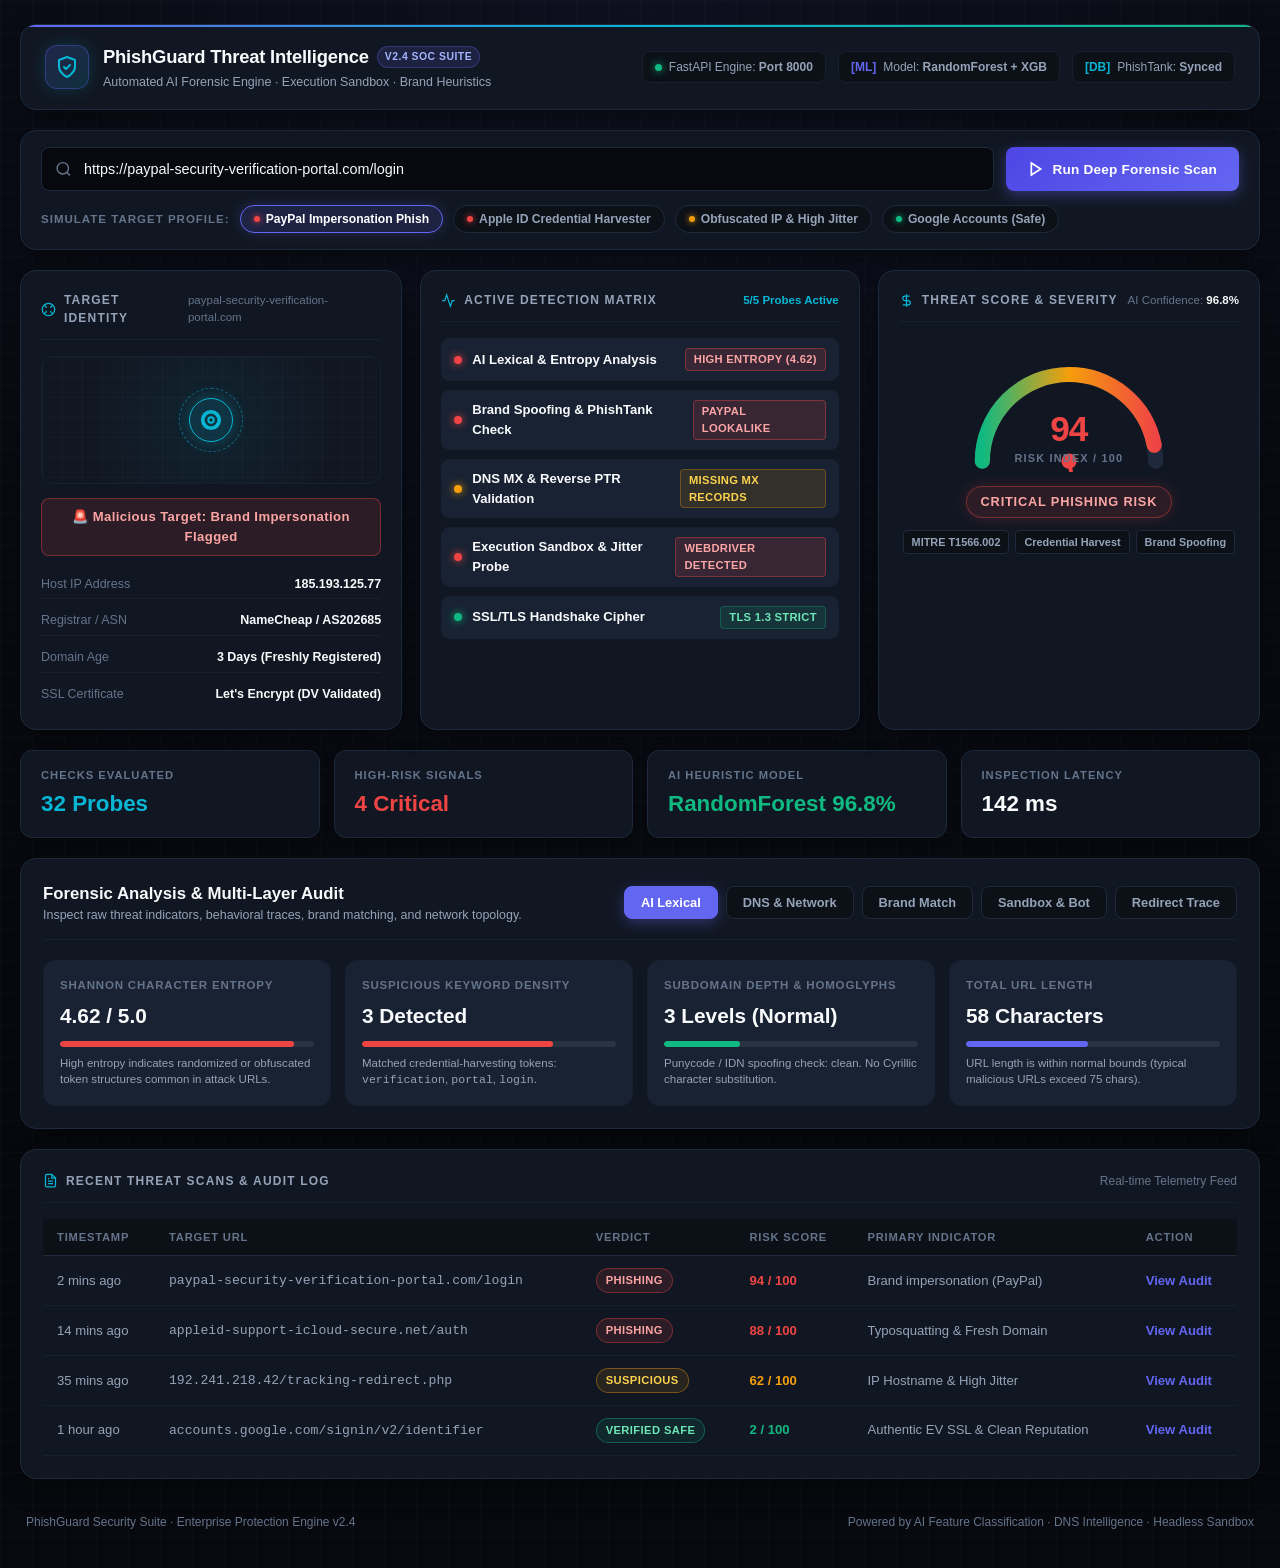
<file: dashboard/index.html>
<!DOCTYPE html>
<html lang="en">
<head>
  <meta charset="UTF-8" />
  <meta name="viewport" content="width=device-width, initial-scale=1.0" />
  <title>PhishGuard — Threat Intelligence & Sandbox Dashboard</title>
  <style>
    /* ============================================================
       PhishGuard — Enterprise Threat Intelligence & Sandbox Dashboard
       Design System: Obsidian Cyber HUD
       Modern cybersecurity SOC aesthetic with high contrast dark mode,
       glassmorphic card surfaces, luminous telemetry accents, and
       responsive grid layouts.
       ============================================================ */

    :root {
      --bg: #07090E;
      --bg-alt: #0C1017;
      --panel: #111722;
      --panel-hover: #161F2E;
      --panel-raised: #182232;
      --border: #1E293B;
      --border-subtle: #17202E;
      --border-glow: rgba(99, 102, 241, 0.25);
      
      --text: #F8FAFC;
      --text-muted: #94A3B8;
      --text-sub: #64748B;
      
      --emerald: #10B981;
      --emerald-glow: rgba(16, 185, 129, 0.25);
      --emerald-subtle: rgba(16, 185, 129, 0.1);
      
      --crimson: #EF4444;
      --crimson-glow: rgba(239, 68, 68, 0.3);
      --crimson-subtle: rgba(239, 68, 68, 0.12);
      
      --amber: #F59E0B;
      --amber-glow: rgba(245, 158, 11, 0.25);
      --amber-subtle: rgba(245, 158, 11, 0.1);
      
      --cyan: #06B6D4;
      --cyan-glow: rgba(6, 182, 212, 0.25);
      --indigo: #6366F1;
      --indigo-glow: rgba(99, 102, 241, 0.25);
      --blue: #3B82F6;

      --radius-sm: 8px;
      --radius: 12px;
      --radius-lg: 16px;
      --shadow-sm: 0 2px 8px rgba(0, 0, 0, 0.4);
      --shadow: 0 10px 30px -10px rgba(0, 0, 0, 0.7);
      --shadow-glow: 0 0 25px rgba(99, 102, 241, 0.15);
    }

    * {
      box-sizing: border-box;
      margin: 0;
      padding: 0;
    }

    body {
      background-color: var(--bg);
      background-image: 
        radial-gradient(circle at 50% 0%, rgba(99, 102, 241, 0.08) 0%, transparent 60%),
        linear-gradient(rgba(255, 255, 255, 0.015) 1px, transparent 1px),
        linear-gradient(90deg, rgba(255, 255, 255, 0.015) 1px, transparent 1px);
      background-size: 100% 100%, 32px 32px, 32px 32px;
      color: var(--text);
      font-family: -apple-system, BlinkMacSystemFont, 'Inter', 'Segoe UI', Roboto, sans-serif;
      font-size: 13px;
      line-height: 1.5;
      min-height: 100vh;
      display: flex;
      flex-direction: column;
      align-items: center;
      padding: 24px 16px;
      -webkit-font-smoothing: antialiased;
    }

    /* Container */
    .soc-wrapper {
      width: 100%;
      max-width: 1240px;
      display: flex;
      flex-direction: column;
      gap: 20px;
    }

    /* Top Command Header */
    .soc-header {
      background: var(--panel);
      border: 1px solid var(--border);
      border-radius: var(--radius-lg);
      padding: 18px 24px;
      display: flex;
      align-items: center;
      justify-content: space-between;
      flex-wrap: wrap;
      gap: 16px;
      box-shadow: var(--shadow);
      position: relative;
      overflow: hidden;
    }

    .soc-header::before {
      content: '';
      position: absolute;
      top: 0;
      left: 0;
      right: 0;
      height: 2px;
      background: linear-gradient(90deg, var(--indigo), var(--cyan), var(--emerald));
    }

    .soc-brand {
      display: flex;
      align-items: center;
      gap: 14px;
    }

    .soc-logo {
      width: 44px;
      height: 44px;
      border-radius: var(--radius);
      background: linear-gradient(135deg, rgba(99, 102, 241, 0.2), rgba(6, 182, 212, 0.15));
      border: 1px solid rgba(99, 102, 241, 0.35);
      display: grid;
      place-items: center;
      color: var(--cyan);
      box-shadow: 0 0 16px rgba(6, 182, 212, 0.2);
    }

    .soc-logo svg {
      width: 24px;
      height: 24px;
    }

    .soc-brand-title {
      font-size: 1.15rem;
      font-weight: 800;
      letter-spacing: -0.2px;
      color: var(--text);
      display: flex;
      align-items: center;
      gap: 8px;
    }

    .soc-badge-version {
      font-size: 0.65rem;
      font-weight: 700;
      letter-spacing: 0.5px;
      text-transform: uppercase;
      padding: 2px 7px;
      border-radius: 999px;
      background: rgba(99, 102, 241, 0.15);
      color: #A5B4FC;
      border: 1px solid rgba(99, 102, 241, 0.3);
    }

    .soc-brand-subtitle {
      font-size: 0.78rem;
      color: var(--text-muted);
      margin-top: 2px;
    }

    /* Telemetry Pill Group */
    .soc-telemetry {
      display: flex;
      align-items: center;
      gap: 12px;
      flex-wrap: wrap;
    }

    .telemetry-node {
      display: flex;
      align-items: center;
      gap: 7px;
      padding: 6px 12px;
      background: var(--bg-alt);
      border: 1px solid var(--border-subtle);
      border-radius: var(--radius-sm);
      font-size: 0.75rem;
      color: var(--text-muted);
      font-weight: 500;
    }

    .telemetry-node .pulse-dot {
      width: 7px;
      height: 7px;
      border-radius: 50%;
      background: var(--emerald);
      box-shadow: 0 0 8px var(--emerald);
      animation: pulse 2s infinite ease-in-out;
    }

    @keyframes pulse {
      0%, 100% { opacity: 1; transform: scale(1); }
      50% { opacity: 0.4; transform: scale(0.85); }
    }

    /* Control & Search Bar */
    .soc-target-bar {
      background: var(--panel);
      border: 1px solid var(--border);
      border-radius: var(--radius-lg);
      padding: 16px 20px;
      box-shadow: var(--shadow);
      display: flex;
      flex-direction: column;
      gap: 14px;
    }

    .target-input-row {
      display: flex;
      gap: 12px;
      align-items: center;
      flex-wrap: wrap;
    }

    .target-input-wrap {
      flex: 1;
      min-width: 280px;
      position: relative;
    }

    .target-input-wrap svg {
      position: absolute;
      left: 14px;
      top: 50%;
      transform: translateY(-50%);
      width: 17px;
      height: 17px;
      color: var(--text-sub);
    }

    .target-input {
      width: 100%;
      height: 44px;
      padding: 0 16px 0 42px;
      background: var(--bg);
      border: 1px solid var(--border);
      border-radius: var(--radius-sm);
      color: var(--text);
      font-family: inherit;
      font-size: 0.9rem;
      outline: none;
      transition: all 0.2s ease;
    }

    .target-input:focus {
      border-color: var(--indigo);
      box-shadow: 0 0 0 3px rgba(99, 102, 241, 0.25);
    }

    .btn-action {
      height: 44px;
      padding: 0 22px;
      border-radius: var(--radius-sm);
      border: none;
      font-family: inherit;
      font-size: 0.85rem;
      font-weight: 700;
      letter-spacing: 0.2px;
      cursor: pointer;
      display: inline-flex;
      align-items: center;
      gap: 8px;
      transition: all 0.18s ease;
      user-select: none;
      white-space: nowrap;
    }

    .btn-primary {
      background: linear-gradient(135deg, #4F46E5, #6366F1);
      color: #FFFFFF;
      box-shadow: 0 4px 14px rgba(99, 102, 241, 0.4);
    }

    .btn-primary:hover {
      filter: brightness(1.1);
      transform: translateY(-1px);
    }

    .btn-primary:active {
      transform: translateY(0);
    }

    /* Attack Presets */
    .presets-row {
      display: flex;
      align-items: center;
      gap: 10px;
      flex-wrap: wrap;
    }

    .presets-label {
      font-size: 0.72rem;
      font-weight: 700;
      text-transform: uppercase;
      letter-spacing: 1px;
      color: var(--text-sub);
    }

    .preset-pill {
      background: var(--bg-alt);
      border: 1px solid var(--border);
      color: var(--text-muted);
      padding: 6px 13px;
      border-radius: 999px;
      font-size: 0.76rem;
      font-weight: 600;
      cursor: pointer;
      display: inline-flex;
      align-items: center;
      gap: 6px;
      transition: all 0.15s ease;
    }

    .preset-pill:hover {
      border-color: var(--indigo);
      color: var(--text);
      background: var(--panel-hover);
    }

    .preset-pill.active {
      background: rgba(99, 102, 241, 0.16);
      border-color: var(--indigo);
      color: #FFFFFF;
      box-shadow: 0 0 12px rgba(99, 102, 241, 0.25);
    }

    .preset-pill .pill-dot {
      width: 6px;
      height: 6px;
      border-radius: 50%;
    }

    .pill-dot.danger { background: var(--crimson); box-shadow: 0 0 6px var(--crimson); }
    .pill-dot.warn   { background: var(--amber); box-shadow: 0 0 6px var(--amber); }
    .pill-dot.safe   { background: var(--emerald); box-shadow: 0 0 6px var(--emerald); }

    /* Core Tri-Panel Layout */
    .soc-core-grid {
      display: grid;
      grid-template-columns: 1fr 1.15fr 1fr;
      gap: 18px;
    }

    .soc-card {
      background: var(--panel);
      border: 1px solid var(--border);
      border-radius: var(--radius-lg);
      padding: 20px;
      display: flex;
      flex-direction: column;
      box-shadow: var(--shadow);
      position: relative;
      overflow: hidden;
    }

    .soc-card-header {
      display: flex;
      align-items: center;
      justify-content: space-between;
      margin-bottom: 16px;
      padding-bottom: 12px;
      border-bottom: 1px solid var(--border-subtle);
    }

    .soc-card-title {
      font-size: 0.75rem;
      font-weight: 700;
      text-transform: uppercase;
      letter-spacing: 1.2px;
      color: var(--text-muted);
      display: flex;
      align-items: center;
      gap: 8px;
    }

    .soc-card-title svg {
      width: 15px;
      height: 15px;
      color: var(--cyan);
    }

    /* Card 1: Target Node & Identity */
    .node-radar-wrap {
      height: 128px;
      border-radius: var(--radius);
      background: radial-gradient(circle at center, rgba(6, 182, 212, 0.08) 0%, transparent 70%),
                  linear-gradient(rgba(255, 255, 255, 0.02) 1px, transparent 1px),
                  linear-gradient(90deg, rgba(255, 255, 255, 0.02) 1px, transparent 1px);
      background-size: 100% 100%, 20px 20px, 20px 20px;
      border: 1px solid var(--border-subtle);
      display: flex;
      flex-direction: column;
      align-items: center;
      justify-content: center;
      position: relative;
      margin-bottom: 14px;
    }

    .node-pulse-circle {
      width: 64px;
      height: 64px;
      border-radius: 50%;
      border: 1px dashed rgba(6, 182, 212, 0.5);
      display: grid;
      place-items: center;
      animation: spinSlow 20s linear infinite;
    }

    @keyframes spinSlow {
      to { transform: rotate(360deg); }
    }

    .node-icon-core {
      width: 44px;
      height: 44px;
      border-radius: 50%;
      background: rgba(6, 182, 212, 0.12);
      border: 1px solid var(--cyan);
      display: grid;
      place-items: center;
      color: var(--cyan);
      box-shadow: 0 0 16px rgba(6, 182, 212, 0.3);
    }

    .node-verdict-banner {
      padding: 8px 12px;
      border-radius: var(--radius-sm);
      font-size: 0.82rem;
      font-weight: 700;
      text-align: center;
      letter-spacing: 0.4px;
      margin-bottom: 14px;
      border: 1px solid;
    }

    .node-verdict-banner.danger {
      background: var(--crimson-subtle);
      border-color: rgba(239, 68, 68, 0.4);
      color: #FCA5A5;
    }

    .node-verdict-banner.warn {
      background: var(--amber-subtle);
      border-color: rgba(245, 158, 11, 0.4);
      color: #FCD34D;
    }

    .node-verdict-banner.safe {
      background: var(--emerald-subtle);
      border-color: rgba(16, 185, 129, 0.4);
      color: #6EE7B7;
    }

    .node-kv-list {
      display: flex;
      flex-direction: column;
      gap: 7px;
    }

    .node-kv {
      display: flex;
      justify-content: space-between;
      align-items: center;
      font-size: 0.78rem;
      padding: 5px 0;
      border-bottom: 1px solid rgba(255, 255, 255, 0.04);
    }

    .node-kv:last-child {
      border-bottom: none;
    }

    .node-kv .k {
      color: var(--text-sub);
    }

    .node-kv .v {
      color: var(--text);
      font-weight: 600;
      font-variant-numeric: tabular-nums;
      max-width: 170px;
      overflow: hidden;
      text-overflow: ellipsis;
      white-space: nowrap;
    }

    /* Card 2: Live Detection Probes */
    .probes-stream {
      list-style: none;
      display: flex;
      flex-direction: column;
      gap: 9px;
      flex: 1;
    }

    .probe-item {
      display: flex;
      align-items: center;
      justify-content: space-between;
      padding: 9px 12px;
      background: var(--panel-raised);
      border: 1px solid var(--border-subtle);
      border-radius: var(--radius-sm);
      transition: all 0.15s ease;
    }

    .probe-item:hover {
      border-color: var(--border);
      background: var(--panel-hover);
    }

    .probe-meta {
      display: flex;
      align-items: center;
      gap: 10px;
    }

    .probe-dot {
      width: 8px;
      height: 8px;
      border-radius: 50%;
      flex-shrink: 0;
    }

    .probe-dot.clean {
      background: var(--emerald);
      box-shadow: 0 0 8px var(--emerald);
    }

    .probe-dot.flagged {
      background: var(--crimson);
      box-shadow: 0 0 8px var(--crimson);
    }

    .probe-dot.warn {
      background: var(--amber);
      box-shadow: 0 0 8px var(--amber);
    }

    .probe-name {
      font-size: 0.82rem;
      font-weight: 600;
      color: var(--text);
    }

    .probe-tag {
      font-size: 0.7rem;
      font-weight: 700;
      padding: 2px 8px;
      border-radius: 4px;
      letter-spacing: 0.3px;
      text-transform: uppercase;
    }

    .probe-tag.clean {
      background: rgba(16, 185, 129, 0.12);
      color: #6EE7B7;
      border: 1px solid rgba(16, 185, 129, 0.3);
    }

    .probe-tag.flagged {
      background: rgba(239, 68, 68, 0.15);
      color: #FCA5A5;
      border: 1px solid rgba(239, 68, 68, 0.4);
    }

    .probe-tag.warn {
      background: rgba(245, 158, 11, 0.12);
      color: #FCD34D;
      border: 1px solid rgba(245, 158, 11, 0.3);
    }

    /* Card 3: Threat Score Gauge */
    .gauge-container {
      display: flex;
      flex-direction: column;
      align-items: center;
      justify-content: center;
      position: relative;
      margin-top: 4px;
    }

    .gauge-svg-wrap {
      width: 220px;
      height: 130px;
      position: relative;
    }

    .gauge-svg {
      width: 100%;
      height: 100%;
      display: block;
    }

    .gauge-center-readout {
      position: absolute;
      left: 0;
      right: 0;
      bottom: 6px;
      display: flex;
      flex-direction: column;
      align-items: center;
      justify-content: center;
    }

    .gauge-score-value {
      font-size: 2.2rem;
      font-weight: 900;
      letter-spacing: -1px;
      line-height: 1;
      font-variant-numeric: tabular-nums;
    }

    .gauge-score-label {
      font-size: 0.68rem;
      font-weight: 700;
      text-transform: uppercase;
      letter-spacing: 1.2px;
      color: var(--text-sub);
      margin-top: 4px;
    }

    .threat-level-tag {
      margin-top: 14px;
      display: inline-flex;
      align-items: center;
      gap: 6px;
      padding: 5px 14px;
      border-radius: 999px;
      font-size: 0.8rem;
      font-weight: 800;
      letter-spacing: 0.8px;
      text-transform: uppercase;
      border: 1px solid;
    }

    .threat-level-tag.danger {
      background: var(--crimson-subtle);
      border-color: rgba(239, 68, 68, 0.4);
      color: #FCA5A5;
      box-shadow: 0 0 14px rgba(239, 68, 68, 0.2);
    }

    .threat-level-tag.warn {
      background: var(--amber-subtle);
      border-color: rgba(245, 158, 11, 0.4);
      color: #FCD34D;
      box-shadow: 0 0 14px rgba(245, 158, 11, 0.2);
    }

    .threat-level-tag.safe {
      background: var(--emerald-subtle);
      border-color: rgba(16, 185, 129, 0.4);
      color: #6EE7B7;
      box-shadow: 0 0 14px rgba(16, 185, 129, 0.2);
    }

    .mitre-pill-row {
      display: flex;
      gap: 6px;
      margin-top: 12px;
      flex-wrap: wrap;
      justify-content: center;
    }

    .mitre-pill {
      font-size: 0.68rem;
      font-weight: 700;
      padding: 3px 8px;
      border-radius: 4px;
      background: var(--bg-alt);
      border: 1px solid var(--border);
      color: var(--text-muted);
    }

    /* Summary Bar */
    .soc-stats-bar {
      display: grid;
      grid-template-columns: repeat(4, 1fr);
      gap: 14px;
    }

    .stat-tile {
      background: var(--panel);
      border: 1px solid var(--border);
      border-radius: var(--radius);
      padding: 16px 20px;
      display: flex;
      flex-direction: column;
      box-shadow: var(--shadow-sm);
    }

    .stat-tile-label {
      font-size: 0.7rem;
      font-weight: 700;
      text-transform: uppercase;
      letter-spacing: 1px;
      color: var(--text-sub);
    }

    .stat-tile-value {
      font-size: 1.4rem;
      font-weight: 800;
      color: var(--text);
      margin-top: 4px;
      font-variant-numeric: tabular-nums;
    }

    .stat-tile-value.green { color: var(--emerald); }
    .stat-tile-value.red   { color: var(--crimson); }
    .stat-tile-value.cyan  { color: var(--cyan); }

    /* Forensic Deep-Dive Tabs Section */
    .soc-forensics {
      background: var(--panel);
      border: 1px solid var(--border);
      border-radius: var(--radius-lg);
      padding: 22px;
      box-shadow: var(--shadow);
    }

    .forensics-header {
      display: flex;
      align-items: center;
      justify-content: space-between;
      flex-wrap: wrap;
      gap: 14px;
      margin-bottom: 20px;
      padding-bottom: 14px;
      border-bottom: 1px solid var(--border-subtle);
    }

    .forensics-title-group h3 {
      font-size: 1.05rem;
      font-weight: 800;
      color: var(--text);
    }

    .forensics-title-group p {
      font-size: 0.78rem;
      color: var(--text-muted);
    }

    /* Tab Navigation */
    .tabs-nav {
      display: flex;
      gap: 8px;
      flex-wrap: wrap;
    }

    .tab-btn {
      background: var(--bg-alt);
      border: 1px solid var(--border);
      color: var(--text-muted);
      padding: 8px 16px;
      border-radius: var(--radius-sm);
      font-family: inherit;
      font-size: 0.8rem;
      font-weight: 700;
      cursor: pointer;
      display: inline-flex;
      align-items: center;
      gap: 8px;
      transition: all 0.15s ease;
    }

    .tab-btn:hover {
      border-color: var(--indigo);
      color: var(--text);
    }

    .tab-btn.active {
      background: var(--indigo);
      border-color: var(--indigo);
      color: #FFFFFF;
      box-shadow: 0 4px 14px rgba(99, 102, 241, 0.35);
    }

    /* Tab Panels */
    .tab-content {
      display: none;
      animation: fadeIn 0.25s ease-out;
    }

    .tab-content.active {
      display: block;
    }

    @keyframes fadeIn {
      from { opacity: 0; transform: translateY(4px); }
      to { opacity: 1; transform: translateY(0); }
    }

    /* Tab 1: Lexical Grid */
    .lexical-grid {
      display: grid;
      grid-template-columns: repeat(auto-fit, minmax(260px, 1fr));
      gap: 14px;
    }

    .lexical-box {
      background: var(--panel-raised);
      border: 1px solid var(--border-subtle);
      border-radius: var(--radius);
      padding: 16px;
    }

    .lexical-label {
      font-size: 0.72rem;
      font-weight: 700;
      text-transform: uppercase;
      letter-spacing: 0.8px;
      color: var(--text-sub);
      margin-bottom: 6px;
    }

    .lexical-metric {
      font-size: 1.3rem;
      font-weight: 800;
      color: var(--text);
      font-variant-numeric: tabular-nums;
    }

    .lexical-bar {
      width: 100%;
      height: 6px;
      border-radius: 999px;
      background: rgba(255, 255, 255, 0.08);
      margin-top: 10px;
      overflow: hidden;
    }

    .lexical-bar-fill {
      height: 100%;
      border-radius: 999px;
      background: var(--indigo);
      transition: width 0.5s ease;
    }

    .lexical-desc {
      font-size: 0.72rem;
      color: var(--text-muted);
      margin-top: 8px;
      line-height: 1.4;
    }

    /* Tab 2: DNS & Network */
    .dns-table {
      width: 100%;
      border-collapse: collapse;
      font-size: 0.82rem;
    }

    .dns-table th {
      text-align: left;
      padding: 10px 14px;
      background: var(--bg-alt);
      color: var(--text-sub);
      font-weight: 700;
      text-transform: uppercase;
      font-size: 0.7rem;
      letter-spacing: 0.8px;
      border-bottom: 1px solid var(--border);
    }

    .dns-table td {
      padding: 12px 14px;
      border-bottom: 1px solid var(--border-subtle);
      color: var(--text);
    }

    .dns-table tr:hover td {
      background: var(--panel-hover);
    }

    /* Tab 3: Brand Match */
    .brand-match-card {
      display: flex;
      align-items: center;
      gap: 20px;
      background: var(--panel-raised);
      border: 1px solid var(--border-subtle);
      border-radius: var(--radius);
      padding: 20px;
      flex-wrap: wrap;
    }

    .brand-avatar {
      width: 64px;
      height: 64px;
      border-radius: var(--radius);
      background: rgba(255, 255, 255, 0.05);
      border: 1px solid var(--border);
      display: grid;
      place-items: center;
      font-size: 28px;
    }

    .brand-details {
      flex: 1;
      min-width: 240px;
    }

    .brand-details h4 {
      font-size: 1.1rem;
      font-weight: 800;
      color: var(--text);
    }

    .brand-details p {
      font-size: 0.8rem;
      color: var(--text-muted);
      margin-top: 4px;
    }

    .brand-sim-meter {
      min-width: 180px;
      display: flex;
      flex-direction: column;
      align-items: flex-end;
    }

    .brand-sim-pct {
      font-size: 1.8rem;
      font-weight: 900;
      color: var(--crimson);
      font-variant-numeric: tabular-nums;
    }

    /* Tab 4: Sandbox & Anti-Bot Controls */
    .sandbox-controls-grid {
      display: grid;
      grid-template-columns: repeat(auto-fit, minmax(280px, 1fr));
      gap: 16px;
    }

    .sandbox-control-tile {
      background: var(--panel-raised);
      border: 1px solid var(--border-subtle);
      border-radius: var(--radius);
      padding: 18px;
      display: flex;
      flex-direction: column;
      gap: 12px;
    }

    .control-title {
      font-size: 0.85rem;
      font-weight: 700;
      color: var(--text);
      display: flex;
      align-items: center;
      justify-content: space-between;
    }

    .toggle-switch-row {
      display: flex;
      gap: 8px;
    }

    .toggle-btn {
      flex: 1;
      padding: 8px;
      font-size: 0.78rem;
      font-weight: 700;
      border-radius: var(--radius-sm);
      border: 1px solid var(--border);
      background: var(--bg-alt);
      color: var(--text-muted);
      cursor: pointer;
      text-align: center;
    }

    .toggle-btn.active {
      background: var(--emerald);
      border-color: var(--emerald);
      color: #03140C;
      box-shadow: 0 0 12px var(--emerald-glow);
    }

    .slider-container {
      display: flex;
      align-items: center;
      gap: 14px;
    }

    .slider-track {
      flex: 1;
      height: 6px;
      background: rgba(255, 255, 255, 0.1);
      border-radius: 999px;
      position: relative;
    }

    .slider-fill {
      position: absolute;
      left: 0;
      top: 0;
      bottom: 0;
      background: var(--blue);
      border-radius: 999px;
    }

    .slider-thumb {
      position: absolute;
      top: 50%;
      transform: translate(-50%, -50%);
      width: 16px;
      height: 16px;
      border-radius: 50%;
      background: #FFFFFF;
      border: 3px solid var(--blue);
      box-shadow: 0 0 10px rgba(59, 130, 246, 0.6);
    }

    .slider-value {
      font-size: 0.88rem;
      font-weight: 800;
      min-width: 65px;
      text-align: right;
      color: var(--text);
      font-variant-numeric: tabular-nums;
    }

    /* Tab 5: Redirect Tracer */
    .redirect-flow-timeline {
      display: flex;
      flex-direction: column;
      gap: 12px;
      position: relative;
      padding-left: 20px;
    }

    .redirect-flow-timeline::before {
      content: '';
      position: absolute;
      left: 7px;
      top: 10px;
      bottom: 10px;
      width: 2px;
      background: var(--border);
    }

    .redirect-hop-node {
      position: relative;
      background: var(--panel-raised);
      border: 1px solid var(--border-subtle);
      border-radius: var(--radius-sm);
      padding: 12px 16px;
      display: flex;
      align-items: center;
      justify-content: space-between;
      gap: 14px;
      flex-wrap: wrap;
    }

    .redirect-hop-node::before {
      content: '';
      position: absolute;
      left: -17px;
      top: 50%;
      transform: translateY(-50%);
      width: 10px;
      height: 10px;
      border-radius: 50%;
      background: var(--indigo);
      border: 2px solid var(--bg);
    }

    .hop-url {
      font-family: monospace;
      font-size: 0.82rem;
      color: var(--text);
      word-break: break-all;
    }

    .hop-badge {
      font-size: 0.72rem;
      font-weight: 800;
      padding: 3px 8px;
      border-radius: 4px;
    }

    .hop-badge.redirect {
      background: rgba(245, 158, 11, 0.15);
      color: #FCD34D;
      border: 1px solid rgba(245, 158, 11, 0.35);
    }

    .hop-badge.final-danger {
      background: rgba(239, 68, 68, 0.2);
      color: #FCA5A5;
      border: 1px solid rgba(239, 68, 68, 0.4);
    }

    .hop-badge.final-safe {
      background: rgba(16, 185, 129, 0.15);
      color: #6EE7B7;
      border: 1px solid rgba(16, 185, 129, 0.35);
    }

    /* Recent Incident Log Table */
    .soc-incidents {
      background: var(--panel);
      border: 1px solid var(--border);
      border-radius: var(--radius-lg);
      padding: 22px;
      box-shadow: var(--shadow);
    }

    .incidents-table-wrap {
      overflow-x: auto;
      margin-top: 14px;
    }

    .incidents-table {
      width: 100%;
      border-collapse: collapse;
      font-size: 0.82rem;
    }

    .incidents-table th {
      text-align: left;
      padding: 10px 14px;
      background: var(--bg-alt);
      color: var(--text-sub);
      font-weight: 700;
      text-transform: uppercase;
      font-size: 0.7rem;
      letter-spacing: 0.8px;
      border-bottom: 1px solid var(--border);
    }

    .incidents-table td {
      padding: 12px 14px;
      border-bottom: 1px solid var(--border-subtle);
      color: var(--text-muted);
      vertical-align: middle;
    }

    .incidents-table tr:hover td {
      background: var(--panel-hover);
      color: var(--text);
    }

    .status-pill {
      display: inline-flex;
      align-items: center;
      gap: 5px;
      padding: 3px 9px;
      border-radius: 999px;
      font-size: 0.7rem;
      font-weight: 800;
      text-transform: uppercase;
      letter-spacing: 0.4px;
    }

    .status-pill.phish {
      background: var(--crimson-subtle);
      color: #FCA5A5;
      border: 1px solid rgba(239, 68, 68, 0.4);
    }

    .status-pill.safe {
      background: var(--emerald-subtle);
      color: #6EE7B7;
      border: 1px solid rgba(16, 185, 129, 0.4);
    }

    .status-pill.warn {
      background: var(--amber-subtle);
      color: #FCD34D;
      border: 1px solid rgba(245, 158, 11, 0.4);
    }

    /* Footer */
    .soc-footer {
      display: flex;
      align-items: center;
      justify-content: space-between;
      padding: 14px 6px;
      color: var(--text-sub);
      font-size: 0.75rem;
      flex-wrap: wrap;
      gap: 10px;
    }

    .soc-footer a {
      color: var(--indigo);
      text-decoration: none;
    }

    /* Responsive */
    @media (max-width: 1024px) {
      .soc-core-grid {
        grid-template-columns: 1fr;
      }
      .soc-stats-bar {
        grid-template-columns: repeat(2, 1fr);
      }
    }

    @media (max-width: 640px) {
      .soc-stats-bar {
        grid-template-columns: 1fr;
      }
      .soc-header {
        flex-direction: column;
        align-items: flex-start;
      }
      .target-input-row {
        flex-direction: column;
      }
      .btn-action {
        width: 100%;
        justify-content: center;
      }
    }
  </style>
</head>
<body>

  <div class="soc-wrapper">

    <!-- 1. Header Command Bar -->
    <header class="soc-header">
      <div class="soc-brand">
        <div class="soc-logo">
          <!-- Shield Icon -->
          <svg viewBox="0 0 24 24" fill="none" stroke="currentColor" stroke-width="2" stroke-linecap="round" stroke-linejoin="round">
            <path d="M12 22s8-4 8-10V5l-8-3-8 3v7c0 6 8 10 8 10z"/>
            <path d="M9 12l2 2 4-4"/>
          </svg>
        </div>
        <div>
          <div class="soc-brand-title">
            PhishGuard Threat Intelligence
            <span class="soc-badge-version">v2.4 SOC Suite</span>
          </div>
          <div class="soc-brand-subtitle">Automated AI Forensic Engine · Execution Sandbox · Brand Heuristics</div>
        </div>
      </div>

      <div class="soc-telemetry">
        <div class="telemetry-node">
          <span class="pulse-dot"></span>
          <span>FastAPI Engine: <strong>Port 8000</strong></span>
        </div>
        <div class="telemetry-node">
          <span style="color: var(--indigo); font-weight: bold;">[ML]</span>
          <span>Model: <strong>RandomForest + XGB</strong></span>
        </div>
        <div class="telemetry-node">
          <span style="color: var(--cyan); font-weight: bold;">[DB]</span>
          <span>PhishTank: <strong>Synced</strong></span>
        </div>
      </div>
    </header>

    <!-- 2. Target URL Input & Scan Controller -->
    <section class="soc-target-bar">
      <div class="target-input-row">
        <div class="target-input-wrap">
          <svg viewBox="0 0 24 24" fill="none" stroke="currentColor" stroke-width="2">
            <circle cx="11" cy="11" r="8"/>
            <line x1="21" y1="21" x2="16.65" y2="16.65"/>
          </svg>
          <input
            id="socUrlInput"
            class="target-input"
            type="text"
            value="https://paypal-security-verification-portal.com/login"
            placeholder="Enter target URL for deep sandbox inspection (e.g. https://...)"
            spellcheck="false"
          />
        </div>
        <button id="btnRunScan" class="btn-action btn-primary">
          <svg width="16" height="16" viewBox="0 0 24 24" fill="none" stroke="currentColor" stroke-width="2.5">
            <polygon points="5 3 19 12 5 21 5 3"/>
          </svg>
          Run Deep Forensic Scan
        </button>
      </div>

      <!-- Attack Presets -->
      <div class="presets-row">
        <span class="presets-label">Simulate Target Profile:</span>
        <button class="preset-pill active" data-scenario="paypal">
          <span class="pill-dot danger"></span>
          PayPal Impersonation Phish
        </button>
        <button class="preset-pill" data-scenario="apple">
          <span class="pill-dot danger"></span>
          Apple ID Credential Harvester
        </button>
        <button class="preset-pill" data-scenario="suspicious">
          <span class="pill-dot warn"></span>
          Obfuscated IP & High Jitter
        </button>
        <button class="preset-pill" data-scenario="google">
          <span class="pill-dot safe"></span>
          Google Accounts (Safe)
        </button>
      </div>
    </section>

    <!-- 3. Tri-Panel Telemetry Grid -->
    <main class="soc-core-grid">

      <!-- Panel 1: Target Node & Identity -->
      <div class="soc-card">
        <div class="soc-card-header">
          <div class="soc-card-title">
            <svg viewBox="0 0 24 24" fill="none" stroke="currentColor" stroke-width="2"><circle cx="12" cy="12" r="10"/><path d="m4.93 4.93 4.24 4.24"/><path d="m14.83 9.17 4.24-4.24"/><path d="m14.83 14.83 4.24 4.24"/><path d="m9.17 14.83-4.24 4.24"/></svg>
            Target Identity
          </div>
          <span id="nodeDomainTag" style="font-size:0.72rem; color:var(--text-sub);">paypal-security-verification-portal.com</span>
        </div>

        <div class="node-radar-wrap">
          <div class="node-pulse-circle">
            <div class="node-icon-core">
              <svg width="22" height="22" viewBox="0 0 24 24" fill="none" stroke="currentColor" stroke-width="2">
                <path d="M12 2a10 10 0 1 0 10 10A10 10 0 0 0 12 2zm0 18a8 8 0 1 1 8-8 8 8 0 0 1-8 8z"/>
                <circle cx="12" cy="12" r="3"/>
              </svg>
            </div>
          </div>
        </div>

        <div id="nodeVerdictBanner" class="node-verdict-banner danger">
          🚨 Malicious Target: Brand Impersonation Flagged
        </div>

        <div class="node-kv-list">
          <div class="node-kv">
            <span class="k">Host IP Address</span>
            <span id="nodeIp" class="v">185.193.125.77</span>
          </div>
          <div class="node-kv">
            <span class="k">Registrar / ASN</span>
            <span id="nodeAsn" class="v">NameCheap / AS202685</span>
          </div>
          <div class="node-kv">
            <span class="k">Domain Age</span>
            <span id="nodeAge" class="v">3 Days (Freshly Registered)</span>
          </div>
          <div class="node-kv">
            <span class="k">SSL Certificate</span>
            <span id="nodeSsl" class="v">Let's Encrypt (DV Validated)</span>
          </div>
        </div>
      </div>

      <!-- Panel 2: Live Detection Probes -->
      <div class="soc-card">
        <div class="soc-card-header">
          <div class="soc-card-title">
            <svg viewBox="0 0 24 24" fill="none" stroke="currentColor" stroke-width="2"><polyline points="22 12 18 12 15 21 9 3 6 12 2 12"/></svg>
            Active Detection Matrix
          </div>
          <span style="font-size:0.72rem; color:var(--cyan); font-weight:700;">5/5 Probes Active</span>
        </div>

        <ul class="probes-stream">
          <li class="probe-item">
            <div class="probe-meta">
              <span id="probeDot1" class="probe-dot flagged"></span>
              <span class="probe-name">AI Lexical & Entropy Analysis</span>
            </div>
            <span id="probeTag1" class="probe-tag flagged">High Entropy (4.62)</span>
          </li>
          <li class="probe-item">
            <div class="probe-meta">
              <span id="probeDot2" class="probe-dot flagged"></span>
              <span class="probe-name">Brand Spoofing & PhishTank Check</span>
            </div>
            <span id="probeTag2" class="probe-tag flagged">PayPal Lookalike</span>
          </li>
          <li class="probe-item">
            <div class="probe-meta">
              <span id="probeDot3" class="probe-dot warn"></span>
              <span class="probe-name">DNS MX & Reverse PTR Validation</span>
            </div>
            <span id="probeTag3" class="probe-tag warn">Missing MX Records</span>
          </li>
          <li class="probe-item">
            <div class="probe-meta">
              <span id="probeDot4" class="probe-dot flagged"></span>
              <span class="probe-name">Execution Sandbox & Jitter Probe</span>
            </div>
            <span id="probeTag4" class="probe-tag flagged">Webdriver Detected</span>
          </li>
          <li class="probe-item">
            <div class="probe-meta">
              <span id="probeDot5" class="probe-dot clean"></span>
              <span class="probe-name">SSL/TLS Handshake Cipher</span>
            </div>
            <span id="probeTag5" class="probe-tag clean">TLS 1.3 Strict</span>
          </li>
        </ul>
      </div>

      <!-- Panel 3: Threat Score Gauge -->
      <div class="soc-card">
        <div class="soc-card-header">
          <div class="soc-card-title">
            <svg viewBox="0 0 24 24" fill="none" stroke="currentColor" stroke-width="2"><path d="M12 2v20M17 5H9.5a3.5 3.5 0 0 0 0 7h5a3.5 3.5 0 0 1 0 7H6"/></svg>
            Threat Score & Severity
          </div>
          <span style="font-size:0.72rem; color:var(--text-sub);">AI Confidence: <strong id="valConf" style="color:var(--text);">96.8%</strong></span>
        </div>

        <div class="gauge-container">
          <div class="gauge-svg-wrap">
            <svg class="gauge-svg" viewBox="0 0 200 120">
              <defs>
                <linearGradient id="gaugeGradient" x1="0%" y1="0%" x2="100%" y2="0%">
                  <stop offset="0%" stop-color="#10B981"/>
                  <stop offset="50%" stop-color="#F59E0B"/>
                  <stop offset="100%" stop-color="#EF4444"/>
                </linearGradient>
              </defs>
              <!-- Arc track -->
              <path d="M 20 110 A 80 80 0 0 1 180 110" fill="none" stroke="#1E293B" stroke-width="14" stroke-linecap="round"/>
              <!-- Colored arc overlay -->
              <path id="gaugeArc" d="M 20 110 A 80 80 0 0 1 180 110" fill="none" stroke="url(#gaugeGradient)" stroke-width="14" stroke-linecap="round" stroke-dasharray="251.2" stroke-dashoffset="30"/>
              <!-- Needle -->
              <line id="gaugeNeedle" x1="100" y1="110" x2="165" y2="55" stroke="#EF4444" stroke-width="3.5" stroke-linecap="round"/>
              <circle cx="100" cy="110" r="7" fill="#EF4444"/>
            </svg>
            <div class="gauge-center-readout">
              <div id="gaugeScore" class="gauge-score-value" style="color: var(--crimson);">94</div>
              <div class="gauge-score-label">RISK INDEX / 100</div>
            </div>
          </div>

          <div id="threatLevelTag" class="threat-level-tag danger">
            CRITICAL PHISHING RISK
          </div>

          <div class="mitre-pill-row">
            <span class="mitre-pill">MITRE T1566.002</span>
            <span class="mitre-pill">Credential Harvest</span>
            <span class="mitre-pill">Brand Spoofing</span>
          </div>
        </div>
      </div>

    </main>

    <!-- 4. Quick Telemetry Metrics Bar -->
    <section class="soc-stats-bar">
      <div class="stat-tile">
        <div class="stat-tile-label">Checks Evaluated</div>
        <div id="statTotalChecks" class="stat-tile-value cyan">32 Probes</div>
      </div>
      <div class="stat-tile">
        <div class="stat-tile-label">High-Risk Signals</div>
        <div id="statFlagged" class="stat-tile-value red">4 Critical</div>
      </div>
      <div class="stat-tile">
        <div class="stat-tile-label">AI Heuristic Model</div>
        <div id="statAiConfidence" class="stat-tile-value green">RandomForest 96.8%</div>
      </div>
      <div class="stat-tile">
        <div class="stat-tile-label">Inspection Latency</div>
        <div id="statLatency" class="stat-tile-value">142 ms</div>
      </div>
    </section>

    <!-- 5. Forensic Deep-Dive Tabs Section -->
    <section class="soc-forensics">
      <div class="forensics-header">
        <div class="forensics-title-group">
          <h3>Forensic Analysis & Multi-Layer Audit</h3>
          <p>Inspect raw threat indicators, behavioral traces, brand matching, and network topology.</p>
        </div>

        <nav class="tabs-nav">
          <button class="tab-btn active" data-tab="tab-lexical">AI Lexical</button>
          <button class="tab-btn" data-tab="tab-dns">DNS & Network</button>
          <button class="tab-btn" data-tab="tab-brand">Brand Match</button>
          <button class="tab-btn" data-tab="tab-sandbox">Sandbox & Bot</button>
          <button class="tab-btn" data-tab="tab-redirects">Redirect Trace</button>
        </nav>
      </div>

      <!-- Tab 1: AI Lexical Heuristics -->
      <div id="tab-lexical" class="tab-content active">
        <div class="lexical-grid">
          <div class="lexical-box">
            <div class="lexical-label">Shannon Character Entropy</div>
            <div id="lexEntropy" class="lexical-metric">4.62 / 5.0</div>
            <div class="lexical-bar"><div id="barEntropy" class="lexical-bar-fill" style="width: 92%; background: var(--crimson);"></div></div>
            <div class="lexical-desc">High entropy indicates randomized or obfuscated token structures common in attack URLs.</div>
          </div>
          <div class="lexical-box">
            <div class="lexical-label">Suspicious Keyword Density</div>
            <div id="lexKeywords" class="lexical-metric">3 Detected</div>
            <div class="lexical-bar"><div id="barKeywords" class="lexical-bar-fill" style="width: 75%; background: var(--crimson);"></div></div>
            <div class="lexical-desc">Matched credential-harvesting tokens: <code>verification</code>, <code>portal</code>, <code>login</code>.</div>
          </div>
          <div class="lexical-box">
            <div class="lexical-label">Subdomain Depth & Homoglyphs</div>
            <div id="lexSubdomains" class="lexical-metric">3 Levels (Normal)</div>
            <div class="lexical-bar"><div id="barSubdomains" class="lexical-bar-fill" style="width: 30%; background: var(--emerald);"></div></div>
            <div class="lexical-desc">Punycode / IDN spoofing check: clean. No Cyrillic character substitution.</div>
          </div>
          <div class="lexical-box">
            <div class="lexical-label">Total URL Length</div>
            <div id="lexLength" class="lexical-metric">58 Characters</div>
            <div class="lexical-bar"><div id="barLength" class="lexical-bar-fill" style="width: 48%; background: var(--indigo);"></div></div>
            <div class="lexical-desc">URL length is within normal bounds (typical malicious URLs exceed 75 chars).</div>
          </div>
        </div>
      </div>

      <!-- Tab 2: DNS & Network Telemetry -->
      <div id="tab-dns" class="tab-content">
        <table class="dns-table">
          <thead>
            <tr>
              <th>Record Type</th>
              <th>Host / Query</th>
              <th>Resolved Value</th>
              <th>TTL</th>
              <th>Status</th>
            </tr>
          </thead>
          <tbody id="dnsTableBody">
            <tr>
              <td><strong>A (IPv4)</strong></td>
              <td>paypal-security-verification-portal.com</td>
              <td><code>185.193.125.77</code></td>
              <td>300s</td>
              <td><span class="status-pill warn">Suspicious ASN</span></td>
            </tr>
            <tr>
              <td><strong>MX</strong></td>
              <td>paypal-security-verification-portal.com</td>
              <td><em>(None configured)</em></td>
              <td>—</td>
              <td><span class="status-pill phish">Flagged (No Mail Server)</span></td>
            </tr>
            <tr>
              <td><strong>NS</strong></td>
              <td>paypal-security-verification-portal.com</td>
              <td><code>dns1.registrar-servers.com</code></td>
              <td>86400s</td>
              <td><span class="status-pill safe">Valid</span></td>
            </tr>
            <tr>
              <td><strong>SPF / DMARC</strong></td>
              <td>paypal-security-verification-portal.com</td>
              <td><em>v=spf1 -all (Reject)</em></td>
              <td>3600s</td>
              <td><span class="status-pill safe">Present</span></td>
            </tr>
          </tbody>
        </table>
      </div>

      <!-- Tab 3: Visual Brand Match -->
      <div id="tab-brand" class="tab-content">
        <div class="brand-match-card">
          <div class="brand-avatar" id="brandAvatar">💳</div>
          <div class="brand-details">
            <h4 id="brandTargetName">Impersonated Brand: PayPal Holdings, Inc.</h4>
            <p id="brandTargetDesc">Target domain contains the protected brand token "paypal" but is hosted on an unauthorized ASN not owned by PayPal, Inc. (AS11643).</p>
            <div style="margin-top: 10px; font-size: 0.75rem; color: var(--text-sub);">
              Legitimate Domain: <strong style="color: var(--emerald);">paypal.com</strong> · Levenshtein Distance: <strong>32</strong>
            </div>
          </div>
          <div class="brand-sim-meter">
            <div class="lexical-label">Visual Logo Similarity</div>
            <div id="brandSimilarityPct" class="brand-sim-pct">91.4%</div>
            <span class="status-pill phish" style="margin-top: 4px;">High Confidence Spoof</span>
          </div>
        </div>
      </div>

      <!-- Tab 4: Sandbox & Anti-Bot Controls -->
      <div id="tab-sandbox" class="tab-content">
        <div class="sandbox-controls-grid">
          <div class="sandbox-control-tile">
            <div class="control-title">
              <span>navigator.webdriver</span>
              <span id="badgeWd" class="status-pill phish">True (Automated)</span>
            </div>
            <p style="font-size: 0.75rem; color: var(--text-muted);">Simulate whether browser exposes headless automation flags.</p>
            <div class="toggle-switch-row">
              <button class="toggle-btn" id="btnWdClean">Clean (false)</button>
              <button class="toggle-btn active" id="btnWdFlagged">Flagged (true)</button>
            </div>
          </div>

          <div class="sandbox-control-tile">
            <div class="control-title">
              <span>Reported Hardware Concurrency</span>
              <span id="coresDisplay" style="color: var(--cyan); font-weight: bold;">8 Cores</span>
            </div>
            <p style="font-size: 0.75rem; color: var(--text-muted);">Virtual machine & worker core detection spoofing.</p>
            <div class="slider-container">
              <div class="slider-track">
                <div class="slider-fill" style="width: 50%;"></div>
                <div class="slider-thumb" style="left: 50%;"></div>
              </div>
              <div class="slider-value">8 Cores</div>
            </div>
          </div>

          <div class="sandbox-control-tile">
            <div class="control-title">
              <span>High-Res Jitter Loop Delay</span>
              <span id="jitterDisplay" style="color: var(--amber); font-weight: bold;">12 ms</span>
            </div>
            <p style="font-size: 0.75rem; color: var(--text-muted);">Timing attacks used by malicious landing pages to detect sandbox environments.</p>
            <div class="slider-container">
              <div class="slider-track">
                <div class="slider-fill" style="width: 30%; background: var(--amber);"></div>
                <div class="slider-thumb" style="left: 30%; border-color: var(--amber);"></div>
              </div>
              <div class="slider-value">12 ms</div>
            </div>
          </div>
        </div>
      </div>

      <!-- Tab 5: Redirect Tracer -->
      <div id="tab-redirects" class="tab-content">
        <div class="redirect-flow-timeline" id="redirectFlowList">
          <div class="redirect-hop-node">
            <div>
              <div style="font-size: 0.72rem; color: var(--text-sub); text-transform: uppercase; font-weight: bold;">Hop 1 (Initial Shortener)</div>
              <div class="hop-url">https://bit.ly/3xVerifyAccount-Portal</div>
            </div>
            <span class="hop-badge redirect">301 Moved Permanently</span>
          </div>

          <div class="redirect-hop-node">
            <div>
              <div style="font-size: 0.72rem; color: var(--text-sub); text-transform: uppercase; font-weight: bold;">Hop 2 (Middle Traffic Gateway)</div>
              <div class="hop-url">https://security-tracker-forwarder.site/session-auth?id=99281</div>
            </div>
            <span class="hop-badge redirect">302 Found</span>
          </div>

          <div class="redirect-hop-node">
            <div>
              <div style="font-size: 0.72rem; color: var(--crimson); text-transform: uppercase; font-weight: bold;">Hop 3 (Malicious Phishing Landing Page)</div>
              <div class="hop-url" style="color: #FCA5A5;">https://paypal-security-verification-portal.com/login</div>
            </div>
            <span class="hop-badge final-danger">200 OK · Phishing Payload</span>
          </div>
        </div>
      </div>

    </section>

    <!-- 6. Recent Incident Log -->
    <section class="soc-incidents">
      <div class="soc-card-header">
        <div class="soc-card-title">
          <svg viewBox="0 0 24 24" fill="none" stroke="currentColor" stroke-width="2"><path d="M14 2H6a2 2 0 0 0-2 2v16a2 2 0 0 0 2 2h12a2 2 0 0 0 2-2V8z"/><polyline points="14 2 14 8 20 8"/><line x1="16" y1="13" x2="8" y2="13"/><line x1="16" y1="17" x2="8" y2="17"/><polyline points="10 9 9 9 8 9"/></svg>
          Recent Threat Scans & Audit Log
        </div>
        <span style="font-size:0.75rem; color:var(--text-sub);">Real-time Telemetry Feed</span>
      </div>

      <div class="incidents-table-wrap">
        <table class="incidents-table">
          <thead>
            <tr>
              <th>Timestamp</th>
              <th>Target URL</th>
              <th>Verdict</th>
              <th>Risk Score</th>
              <th>Primary Indicator</th>
              <th>Action</th>
            </tr>
          </thead>
          <tbody id="incidentsBody">
            <tr>
              <td>2 mins ago</td>
              <td><code>paypal-security-verification-portal.com/login</code></td>
              <td><span class="status-pill phish">Phishing</span></td>
              <td><strong style="color: var(--crimson);">94 / 100</strong></td>
              <td>Brand impersonation (PayPal)</td>
              <td><a href="#" style="color: var(--indigo); font-weight: 700; text-decoration: none;">View Audit</a></td>
            </tr>
            <tr>
              <td>14 mins ago</td>
              <td><code>appleid-support-icloud-secure.net/auth</code></td>
              <td><span class="status-pill phish">Phishing</span></td>
              <td><strong style="color: var(--crimson);">88 / 100</strong></td>
              <td>Typosquatting & Fresh Domain</td>
              <td><a href="#" style="color: var(--indigo); font-weight: 700; text-decoration: none;">View Audit</a></td>
            </tr>
            <tr>
              <td>35 mins ago</td>
              <td><code>192.241.218.42/tracking-redirect.php</code></td>
              <td><span class="status-pill warn">Suspicious</span></td>
              <td><strong style="color: var(--amber);">62 / 100</strong></td>
              <td>IP Hostname & High Jitter</td>
              <td><a href="#" style="color: var(--indigo); font-weight: 700; text-decoration: none;">View Audit</a></td>
            </tr>
            <tr>
              <td>1 hour ago</td>
              <td><code>accounts.google.com/signin/v2/identifier</code></td>
              <td><span class="status-pill safe">Verified Safe</span></td>
              <td><strong style="color: var(--emerald);">2 / 100</strong></td>
              <td>Authentic EV SSL & Clean Reputation</td>
              <td><a href="#" style="color: var(--indigo); font-weight: 700; text-decoration: none;">View Audit</a></td>
            </tr>
          </tbody>
        </table>
      </div>
    </section>

    <!-- 7. Footer -->
    <footer class="soc-footer">
      <div>
        PhishGuard Security Suite · Enterprise Protection Engine v2.4
      </div>
      <div>
        Powered by AI Feature Classification · DNS Intelligence · Headless Sandbox
      </div>
    </footer>

  </div>

  <!-- Interactive Dashboard Controller -->
  <script>
    (function () {
      "use strict";

      // --- Scenario Profiles Data ---
      const SCENARIOS = {
        paypal: {
          url: "https://paypal-security-verification-portal.com/login",
          domain: "paypal-security-verification-portal.com",
          ip: "185.193.125.77",
          asn: "NameCheap / AS202685",
          age: "3 Days (Freshly Registered)",
          ssl: "Let's Encrypt (DV Validated)",
          score: 94,
          conf: "96.8%",
          verdictText: "🚨 Malicious Target: Brand Impersonation Flagged",
          verdictType: "danger",
          threatLevel: "CRITICAL PHISHING RISK",
          probes: [
            { dot: "flagged", tag: "High Entropy (4.62)", type: "flagged" },
            { dot: "flagged", tag: "PayPal Lookalike", type: "flagged" },
            { dot: "warn", tag: "Missing MX Records", type: "warn" },
            { dot: "flagged", tag: "Webdriver Detected", type: "flagged" },
            { dot: "clean", tag: "TLS 1.3 Strict", type: "clean" }
          ],
          brand: {
            icon: "💳",
            name: "Impersonated Brand: PayPal Holdings, Inc.",
            desc: "Target domain contains the protected brand token 'paypal' but is hosted on an unauthorized ASN not owned by PayPal, Inc.",
            similarity: "91.4%"
          },
          redirects: [
            { hop: "Hop 1 (Initial Shortener)", url: "https://bit.ly/3xVerifyAccount-Portal", status: "301 Moved Permanently", type: "redirect" },
            { hop: "Hop 2 (Middle Traffic Gateway)", url: "https://security-tracker-forwarder.site/session-auth?id=99281", status: "302 Found", type: "redirect" },
            { hop: "Hop 3 (Malicious Phishing Landing Page)", url: "https://paypal-security-verification-portal.com/login", status: "200 OK · Phishing Payload", type: "final-danger" }
          ]
        },
        apple: {
          url: "https://appleid-support-icloud-secure.net/auth",
          domain: "appleid-support-icloud-secure.net",
          ip: "194.26.29.112",
          asn: "Hostinger / AS47583",
          age: "1 Day (Registered Yesterday)",
          ssl: "cPanel Self-Signed",
          score: 88,
          conf: "94.2%",
          verdictText: "🚨 Malicious Target: Apple ID Credential Harvester",
          verdictType: "danger",
          threatLevel: "CRITICAL PHISHING RISK",
          probes: [
            { dot: "flagged", tag: "High Entropy (4.38)", type: "flagged" },
            { dot: "flagged", tag: "Apple/iCloud Lookalike", type: "flagged" },
            { dot: "flagged", tag: "Unresolvable MX", type: "flagged" },
            { dot: "warn", tag: "Headless Obfuscation", type: "warn" },
            { dot: "warn", tag: "Weak Cipher Suite", type: "warn" }
          ],
          brand: {
            icon: "🍏",
            name: "Impersonated Brand: Apple Inc.",
            desc: "Target domain mimics Apple ID / iCloud authentication portal. Steals user credentials and two-factor SMS OTP tokens.",
            similarity: "89.2%"
          },
          redirects: [
            { hop: "Hop 1 (Initial Phish Link)", url: "https://appleid-support-icloud-secure.net/auth", status: "200 OK · Direct Credential Harvester", type: "final-danger" }
          ]
        },
        suspicious: {
          url: "http://192.241.218.42/tracking-redirect.php?token=x991b",
          domain: "192.241.218.42 (Raw IP Host)",
          ip: "192.241.218.42",
          asn: "DigitalOcean / AS14061",
          age: "Unknown (Direct IP)",
          ssl: "No SSL (Plaintext HTTP)",
          score: 62,
          conf: "82.5%",
          verdictText: "⚠️ Suspicious Target: Direct IP Host & Missing SSL",
          verdictType: "warn",
          threatLevel: "ELEVATED SUSPICIOUS RISK",
          probes: [
            { dot: "warn", tag: "Raw IP Hostname", type: "warn" },
            { dot: "clean", tag: "No Brand Spoof", type: "clean" },
            { dot: "warn", tag: "High Jitter (18ms)", type: "warn" },
            { dot: "flagged", tag: "Unencrypted HTTP", type: "flagged" },
            { dot: "warn", tag: "Fast-Flux Behavior", type: "warn" }
          ],
          brand: {
            icon: "🌐",
            name: "No Recognized Brand Target",
            desc: "Direct IP access with execution loop jitter. Often serves as an intermediate redirector or affiliate exploit kit.",
            similarity: "0.0%"
          },
          redirects: [
            { hop: "Hop 1 (Direct IP Entry)", url: "http://192.241.218.42/tracking-redirect.php", status: "302 Found", type: "redirect" },
            { hop: "Hop 2 (Obfuscated Cloud Flare CDN)", url: "https://cdn-update-auth.com/loader", status: "200 OK", type: "redirect" }
          ]
        },
        google: {
          url: "https://accounts.google.com/signin/v2/identifier",
          domain: "accounts.google.com",
          ip: "142.250.190.46",
          asn: "Google LLC / AS15169",
          age: "26 Years (Established 1997)",
          ssl: "Google Trust Services (EV Validated)",
          score: 2,
          conf: "99.9%",
          verdictText: "🛡️ Verified Clean: Authentic Google Authentication Portal",
          verdictType: "safe",
          threatLevel: "VERIFIED SAFE WEBSITE",
          probes: [
            { dot: "clean", tag: "Normal Entropy (2.81)", type: "clean" },
            { dot: "clean", tag: "Verified Official Host", type: "clean" },
            { dot: "clean", tag: "Valid Google MX (5 Servers)", type: "clean" },
            { dot: "clean", tag: "Standard Environment", type: "clean" },
            { dot: "clean", tag: "Strict TLS 1.3 / HSTS", type: "clean" }
          ],
          brand: {
            icon: "🔍",
            name: "Authentic Entity: Google LLC",
            desc: "Domain belongs to official Google infrastructure. Extended validation certificate and clean PhishTank reputation.",
            similarity: "100.0% (Legitimate Domain)"
          },
          redirects: [
            { hop: "Hop 1 (Direct Landing)", url: "https://accounts.google.com/signin/v2/identifier", status: "200 OK · Official TLS Handshake", type: "final-safe" }
          ]
        }
      };

      // --- Gauge Needle Setter ---
      function updateGauge(score) {
        const scoreElem = document.getElementById("gaugeScore");
        const needle = document.getElementById("gaugeNeedle");
        const arc = document.getElementById("gaugeArc");

        if (scoreElem) {
          scoreElem.textContent = score;
          if (score >= 70) scoreElem.style.color = "var(--crimson)";
          else if (score >= 40) scoreElem.style.color = "var(--amber)";
          else scoreElem.style.color = "var(--emerald)";
        }

        // 251.2 is max arc length (semi-circle perimeter).
        // Map 0 -> offset 251.2, 100 -> offset 0
        if (arc) {
          const offset = 251.2 - (score / 100) * 251.2;
          arc.style.strokeDashoffset = offset.toFixed(1);
        }

        // Needle angle: 0% -> -90 deg (left), 100% -> +90 deg (right)
        if (needle) {
          const angle = -90 + (score / 100) * 180;
          const r = 68, cx = 100, cy = 110;
          const rad = (angle * Math.PI) / 180;
          const x2 = cx + r * Math.cos(rad);
          const y2 = cy + r * Math.sin(rad);
          needle.setAttribute("x2", x2.toFixed(1));
          needle.setAttribute("y2", y2.toFixed(1));

          const color = score >= 70 ? "#EF4444" : (score >= 40 ? "#F59E0B" : "#10B981");
          needle.setAttribute("stroke", color);
        }
      }

      // --- Apply Scenario ---
      function applyScenario(key) {
        const s = SCENARIOS[key];
        if (!s) return;

        // Input
        const urlInput = document.getElementById("socUrlInput");
        if (urlInput) urlInput.value = s.url;

        // Identity
        const domainTag = document.getElementById("nodeDomainTag");
        if (domainTag) domainTag.textContent = s.domain;

        const banner = document.getElementById("nodeVerdictBanner");
        if (banner) {
          banner.className = "node-verdict-banner " + s.verdictType;
          banner.textContent = s.verdictText;
        }

        document.getElementById("nodeIp").textContent = s.ip;
        document.getElementById("nodeAsn").textContent = s.asn;
        document.getElementById("nodeAge").textContent = s.age;
        document.getElementById("nodeSsl").textContent = s.ssl;

        // Confidence
        document.getElementById("valConf").textContent = s.conf;

        // Gauge
        updateGauge(s.score);

        // Threat Tag
        const threatTag = document.getElementById("threatLevelTag");
        if (threatTag) {
          threatTag.className = "threat-level-tag " + s.verdictType;
          threatTag.textContent = s.threatLevel;
        }

        // Probes
        s.probes.forEach((p, idx) => {
          const dot = document.getElementById("probeDot" + (idx + 1));
          const tag = document.getElementById("probeTag" + (idx + 1));
          if (dot) dot.className = "probe-dot " + p.dot;
          if (tag) {
            tag.className = "probe-tag " + p.type;
            tag.textContent = p.tag;
          }
        });

        // Brand
        document.getElementById("brandAvatar").textContent = s.brand.icon;
        document.getElementById("brandTargetName").textContent = s.brand.name;
        document.getElementById("brandTargetDesc").textContent = s.brand.desc;
        const brandSim = document.getElementById("brandSimilarityPct");
        if (brandSim) {
          brandSim.textContent = s.brand.similarity;
          brandSim.style.color = s.score >= 70 ? "var(--crimson)" : (s.score >= 40 ? "var(--amber)" : "var(--emerald)");
        }

        // Redirects
        const redirectContainer = document.getElementById("redirectFlowList");
        if (redirectContainer) {
          redirectContainer.innerHTML = s.redirects.map(r => `
            <div class="redirect-hop-node">
              <div>
                <div style="font-size: 0.72rem; color: var(--text-sub); text-transform: uppercase; font-weight: bold;">${r.hop}</div>
                <div class="hop-url">${r.url}</div>
              </div>
              <span class="hop-badge ${r.type}">${r.status}</span>
            </div>
          `).join("");
        }

        // Highlight active pill
        document.querySelectorAll(".preset-pill").forEach(btn => {
          btn.classList.toggle("active", btn.getAttribute("data-scenario") === key);
        });
      }

      // --- Tab Switching ---
      document.querySelectorAll(".tab-btn").forEach(btn => {
        btn.addEventListener("click", () => {
          document.querySelectorAll(".tab-btn").forEach(b => b.classList.remove("active"));
          document.querySelectorAll(".tab-content").forEach(c => c.classList.remove("active"));

          btn.classList.add("active");
          const targetId = btn.getAttribute("data-tab");
          const targetContent = document.getElementById(targetId);
          if (targetContent) targetContent.classList.add("active");
        });
      });

      // --- Preset Pill Clicks ---
      document.querySelectorAll(".preset-pill").forEach(pill => {
        pill.addEventListener("click", () => {
          applyScenario(pill.getAttribute("data-scenario"));
        });
      });

      // --- Run Scan Button Action ---
      const runBtn = document.getElementById("btnRunScan");
      if (runBtn) {
        runBtn.addEventListener("click", () => {
          const input = document.getElementById("socUrlInput");
          const val = input ? input.value.toLowerCase() : "";
          
          runBtn.innerHTML = `<span style="display:inline-block;animation:spinSlow 1s linear infinite;">⏳</span> Inspecting Target...`;
          runBtn.disabled = true;

          setTimeout(() => {
            runBtn.innerHTML = `
              <svg width="16" height="16" viewBox="0 0 24 24" fill="none" stroke="currentColor" stroke-width="2.5">
                <polygon points="5 3 19 12 5 21 5 3"/>
              </svg>
              Run Deep Forensic Scan
            `;
            runBtn.disabled = false;

            if (val.includes("paypal")) applyScenario("paypal");
            else if (val.includes("apple") || val.includes("icloud")) applyScenario("apple");
            else if (val.includes("google")) applyScenario("google");
            else if (/^\d{1,3}\./.test(val) || val.includes("192.") || val.includes("185.")) applyScenario("suspicious");
            else applyScenario("paypal");
          }, 450);
        });
      }

      // Initialize default
      applyScenario("paypal");

      // Global API for testing
      window.PHISHGUARD_SOC = {
        applyScenario: applyScenario,
        updateGauge: updateGauge
      };
    })();
  </script>
</body>
</html>
</file>
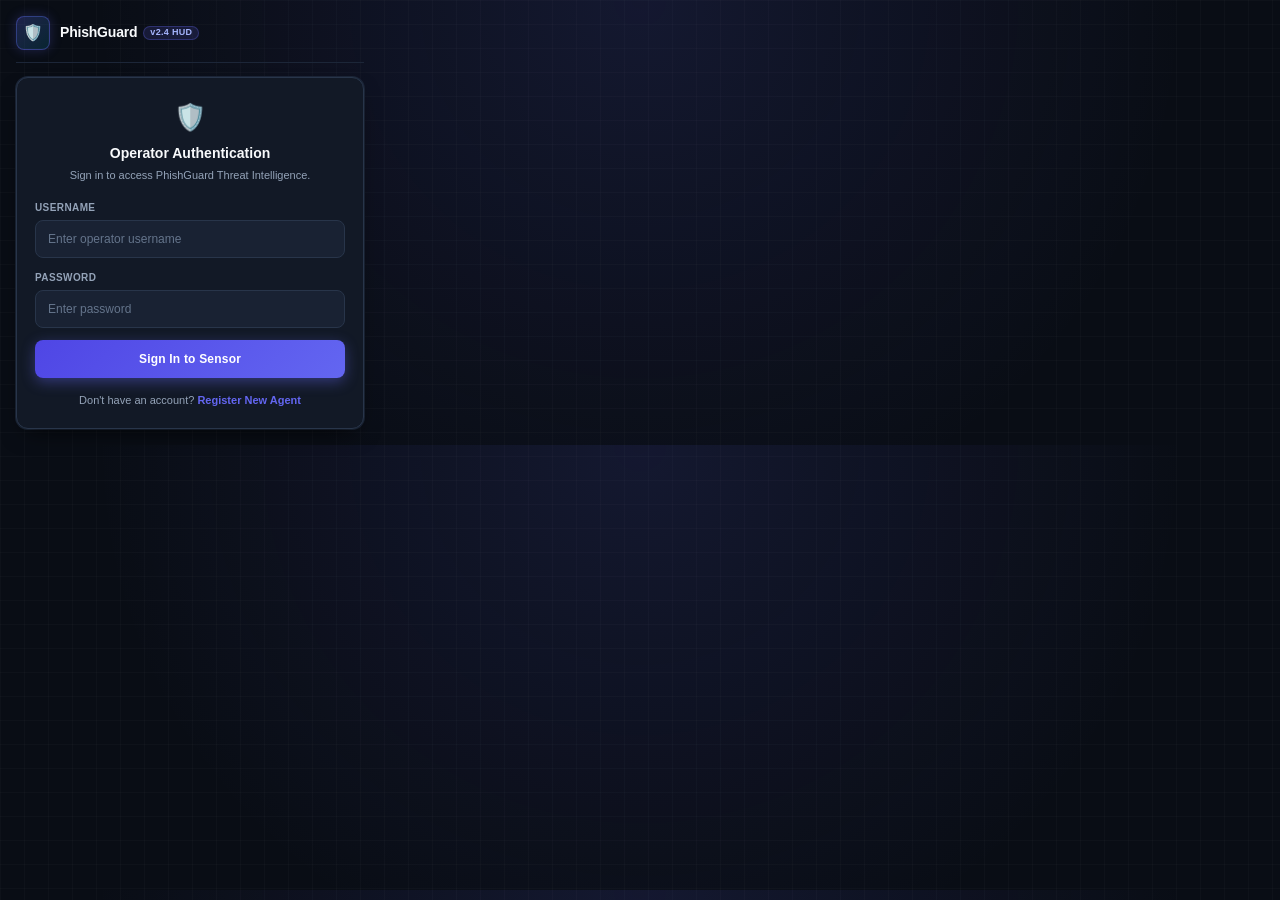
<file: extension/popup.html>
<!DOCTYPE html>
<html lang="en">
<head>
  <meta charset="UTF-8" />
  <meta name="viewport" content="width=device-width, initial-scale=1.0" />
  <title>PhishGuard</title>
  <style>
    /* ============================================================
       PhishGuard Popup — Enterprise Cyber HUD Design System
       SECURITY: Fully self-contained. No external CDN resources.
       Palette: Deep Obsidian (#090D15), Slate Surfaces (#131B2B),
       Emerald Safe (#10B981), Amber Warning (#F59E0B), Crimson (#EF4444),
       and Cyber Indigo (#6366F1).
       ============================================================ */

    :root {
      --bg:             #090D15;
      --surface:        #121926;
      --surface-2:      #192233;
      --surface-raised: #1E293B;
      --border:         #28354A;
      --border-subtle:  #1C2638;
      --border-glow:    rgba(99, 102, 241, 0.3);

      --text:           #F8FAFC;
      --text-muted:     #94A3B8;
      --text-sub:       #64748B;

      --emerald:        #10B981;
      --emerald-dark:   #047857;
      --emerald-text:   #6EE7B7;
      --emerald-bg:     rgba(16, 185, 129, 0.12);
      --emerald-border: rgba(16, 185, 129, 0.35);

      --crimson:        #EF4444;
      --crimson-dark:   #B91C1C;
      --crimson-text:   #FCA5A5;
      --crimson-bg:     rgba(239, 68, 68, 0.12);
      --crimson-border: rgba(239, 68, 68, 0.4);

      --amber:          #F59E0B;
      --amber-dark:     #B45309;
      --amber-text:     #FCD34D;
      --amber-bg:       rgba(245, 158, 11, 0.12);
      --amber-border:   rgba(245, 158, 11, 0.35);

      --indigo:         #6366F1;
      --indigo-dark:    #4338CA;
      --indigo-glow:    rgba(99, 102, 241, 0.35);
      --cyan:           #06B6D4;

      --radius-sm: 8px;
      --radius: 12px;
      --radius-lg: 14px;
      --ring: 0 0 0 3px rgba(99, 102, 241, 0.35);
      --shadow-sm: 0 2px 6px rgba(0, 0, 0, 0.4);
      --shadow: 0 10px 25px -10px rgba(0, 0, 0, 0.8), 0 0 0 1px var(--border-subtle);
    }

    * { margin: 0; padding: 0; box-sizing: border-box; }

    body {
      width: 380px;
      max-height: 580px;
      min-height: 0;
      overflow-y: auto;
      padding: 16px;
      background-color: var(--bg);
      background-image: 
        radial-gradient(circle at 50% 0%, rgba(99, 102, 241, 0.12) 0%, transparent 70%),
        linear-gradient(rgba(255, 255, 255, 0.02) 1px, transparent 1px),
        linear-gradient(90deg, rgba(255, 255, 255, 0.02) 1px, transparent 1px);
      background-size: 100% 100%, 24px 24px, 24px 24px;
      color: var(--text);
      font-family: -apple-system, BlinkMacSystemFont, "Inter", "Segoe UI", Roboto, sans-serif;
      font-size: 12px;
      line-height: 1.5;
      -webkit-font-smoothing: antialiased;
    }

    /* Sleek Cyber Scrollbar */
    ::-webkit-scrollbar { width: 5px; }
    ::-webkit-scrollbar-track { background: transparent; }
    ::-webkit-scrollbar-thumb { background: #28354A; border-radius: 999px; }
    ::-webkit-scrollbar-thumb:hover { background: #3B4D6B; }

    :focus-visible { outline: none; box-shadow: var(--ring); }
    .hidden { display: none !important; }

    /* ============================================================
       HEADER
       ============================================================ */
    .pg-header {
      display: flex;
      align-items: center;
      justify-content: space-between;
      gap: 10px;
      padding-bottom: 12px;
      margin-bottom: 14px;
      border-bottom: 1px solid var(--border-subtle);
    }
    
    .pg-brand {
      display: flex;
      align-items: center;
      gap: 10px;
      min-width: 0;
    }

    .pg-shield {
      display: grid;
      place-items: center;
      width: 34px;
      height: 34px;
      font-size: 16px;
      border-radius: var(--radius-sm);
      background: linear-gradient(135deg, rgba(99, 102, 241, 0.25), rgba(6, 182, 212, 0.15));
      border: 1px solid rgba(99, 102, 241, 0.4);
      box-shadow: 0 0 12px rgba(99, 102, 241, 0.25);
      color: var(--cyan);
      flex-shrink: 0;
    }

    .pg-name {
      font-size: 14px;
      font-weight: 800;
      letter-spacing: -0.2px;
      color: var(--text);
      line-height: 1.1;
      display: flex;
      align-items: center;
      gap: 6px;
    }

    .pg-version {
      display: inline-block;
      font-size: 9px;
      font-weight: 700;
      color: #A5B4FC;
      background: rgba(99, 102, 241, 0.15);
      border: 1px solid rgba(99, 102, 241, 0.3);
      padding: 1px 6px;
      border-radius: 999px;
      letter-spacing: 0.3px;
    }

    .pg-user {
      display: flex;
      align-items: center;
      gap: 7px;
      background: var(--surface);
      border: 1px solid var(--border-subtle);
      padding: 4px 10px;
      border-radius: 999px;
      flex-shrink: 0;
    }

    .pg-user-label { font-size: 9px; color: var(--text-sub); }
    .pg-user-name {
      font-size: 11px;
      font-weight: 700;
      color: var(--text);
      max-width: 100px;
      overflow: hidden;
      text-overflow: ellipsis;
      white-space: nowrap;
    }

    .pg-user-dot {
      width: 7px;
      height: 7px;
      border-radius: 50%;
      background: var(--emerald);
      box-shadow: 0 0 8px var(--emerald);
      flex-shrink: 0;
    }

    /* ============================================================
       AUTH CARDS
       ============================================================ */
    .auth-card {
      background: var(--surface);
      border: 1px solid var(--border);
      border-radius: var(--radius);
      box-shadow: var(--shadow);
      padding: 20px 18px;
    }

    .auth-head { text-align: center; margin-bottom: 16px; }
    .auth-icon { font-size: 26px; }
    .auth-head h2 { font-size: 14px; font-weight: 800; color: var(--text); margin-top: 6px; }
    .auth-head p { font-size: 11px; color: var(--text-muted); margin-top: 3px; }

    .input-group { margin-bottom: 12px; }
    .input-group label {
      display: block;
      font-size: 10px;
      font-weight: 700;
      color: var(--text-muted);
      margin-bottom: 5px;
      letter-spacing: 0.4px;
      text-transform: uppercase;
    }

    .input-group input {
      width: 100%;
      height: 38px;
      padding: 0 12px;
      border-radius: var(--radius-sm);
      border: 1px solid var(--border);
      background-color: var(--surface-2);
      color: var(--text);
      font-family: inherit;
      font-size: 12px;
      outline: none;
      transition: border-color 0.15s ease, box-shadow 0.15s ease;
    }

    .input-group input::placeholder { color: var(--text-sub); }
    .input-group input:focus { border-color: var(--indigo); box-shadow: var(--ring); }

    .error-text { color: var(--crimson-text); font-size: 11px; margin-top: 6px; display: none; }
    .link-text { font-size: 11px; color: var(--text-muted); margin-top: 14px; text-align: center; }
    .link-text a { color: var(--indigo); text-decoration: none; font-weight: 700; cursor: pointer; }
    .link-text a:hover { text-decoration: underline; color: #A5B4FC; }

    /* ============================================================
       BUTTONS
       ============================================================ */
    .btn {
      display: inline-flex;
      align-items: center;
      justify-content: center;
      gap: 7px;
      height: 38px;
      padding: 0 16px;
      border-radius: var(--radius-sm);
      border: none;
      font-size: 12px;
      font-weight: 700;
      letter-spacing: 0.2px;
      cursor: pointer;
      transition: filter 0.15s ease, transform 0.08s ease, background-color 0.15s ease;
      user-select: none;
      font-family: inherit;
    }

    .btn:active { transform: translateY(1px) scale(0.99); }

    .btn-scan {
      width: 100%;
      height: 40px;
      background: linear-gradient(135deg, #10B981, #059669);
      color: #02180F;
      box-shadow: 0 4px 14px rgba(16, 185, 129, 0.4);
    }
    .btn-scan:hover { filter: brightness(1.08); }

    .btn-primary {
      width: 100%;
      background: linear-gradient(135deg, #4F46E5, #6366F1);
      color: #FFFFFF;
      box-shadow: 0 4px 14px rgba(99, 102, 241, 0.4);
    }
    .btn-primary:hover { filter: brightness(1.08); }

    /* ============================================================
       SECTION: TARGET URL ENVIRONMENT
       ============================================================ */
    .env-section-title {
      font-size: 10px;
      font-weight: 800;
      color: var(--text-sub);
      text-transform: uppercase;
      letter-spacing: 1.2px;
      margin-bottom: 10px;
      display: flex;
      align-items: center;
      gap: 8px;
    }

    .env-section-title::after {
      content: "";
      flex: 1;
      height: 1px;
      background: linear-gradient(90deg, var(--border), transparent);
    }

    .env-scanurl {
      display: flex;
      flex-direction: column;
      gap: 8px;
      margin-bottom: 12px;
    }

    .env-url-input {
      width: 100%;
      height: 40px;
      padding: 0 12px;
      border-radius: var(--radius-sm);
      border: 1px solid var(--border);
      background-color: var(--surface-2);
      color: var(--text);
      font-family: inherit;
      font-size: 12px;
      outline: none;
      transition: border-color 0.15s ease, box-shadow 0.15s ease;
    }

    .env-url-input::placeholder { color: var(--text-sub); }
    .env-url-input:focus { border-color: var(--indigo); box-shadow: var(--ring); }

    /* QR upload box */
    .env-qr { margin-bottom: 12px; }
    .env-qr-drop {
      display: flex;
      flex-direction: column;
      align-items: center;
      gap: 4px;
      border: 1.5px dashed var(--border);
      border-radius: var(--radius);
      padding: 14px;
      background: var(--surface);
      cursor: pointer;
      text-align: center;
      transition: border-color 0.2s ease, background-color 0.2s ease;
    }

    .env-qr-drop:hover {
      border-color: var(--indigo);
      background: rgba(99, 102, 241, 0.08);
    }

    .env-qr-drop .qr-title { font-size: 11px; font-weight: 700; color: var(--text); }
    .env-qr-drop .qr-hint { font-size: 10px; color: var(--text-muted); }
    .env-qr-drop input { display: none; }

    /* ============================================================
       CARDS & SURFACES
       ============================================================ */
    .env-box {
      background: var(--surface);
      border: 1px solid var(--border);
      border-radius: var(--radius);
      padding: 14px;
      margin-bottom: 14px;
      box-shadow: var(--shadow);
    }

    .env-box-label {
      font-size: 10px;
      font-weight: 800;
      letter-spacing: 1.2px;
      color: var(--text-sub);
      text-transform: uppercase;
      margin-bottom: 10px;
      display: flex;
      align-items: center;
      gap: 8px;
    }

    .env-box-label::after {
      content: "";
      flex: 1;
      height: 1px;
      background: linear-gradient(90deg, var(--border), transparent);
    }

    .env-results-url {
      font-size: 11px;
      color: var(--text-muted);
      word-break: break-all;
      padding: 8px 10px;
      margin-bottom: 12px;
      background: var(--surface-2);
      border: 1px solid var(--border-subtle);
      border-radius: var(--radius-sm);
      font-family: monospace;
    }

    .spinner {
      display: block;
      width: 22px;
      height: 22px;
      border: 2.5px solid var(--border);
      border-top-color: var(--emerald);
      border-radius: 50%;
      animation: spin 0.6s linear infinite;
      margin: 12px auto;
    }

    @keyframes spin { to { transform: rotate(360deg); } }

    /* ============================================================
       DNS VALIDATION BANNER
       ============================================================ */
    .env-validation {
      display: flex;
      align-items: flex-start;
      gap: 8px;
      padding: 9px 12px;
      margin-bottom: 12px;
      border-radius: var(--radius-sm);
      font-size: 11px;
      font-weight: 600;
      line-height: 1.45;
      word-break: break-word;
    }

    .env-validation.ok  { color: var(--emerald-text); background: var(--emerald-bg); border: 1px solid var(--emerald-border); }
    .env-validation.ok::before  { content: "✓"; font-weight: 800; flex-shrink: 0; }
    .env-validation.err { color: var(--crimson-text); background: var(--crimson-bg); border: 1px solid var(--crimson-border); }
    .env-validation.err::before { content: "✕"; font-weight: 800; flex-shrink: 0; }
    .env-validation.warn{ color: var(--amber-text);   background: var(--amber-bg);   border: 1px solid var(--amber-border); }
    .env-validation.warn::before { content: "⚠"; font-weight: 800; flex-shrink: 0; }
    .env-validation-sub { margin-top: 2px; font-size: 10px; font-weight: 400; color: var(--text-muted); }

    /* ============================================================
       RISK ANALYSIS HUD
       ============================================================ */
    .ra-top {
      display: flex;
      align-items: center;
      gap: 16px;
      margin-bottom: 12px;
    }

    .ra-gauge-wrap {
      position: relative;
      width: 96px;
      height: 96px;
      flex-shrink: 0;
    }

    .ra-gauge {
      display: block;
      width: 96px;
      height: 96px;
      transform: rotate(-90deg);
    }

    .ra-gauge-track {
      fill: none;
      stroke: #1C2638;
      stroke-width: 9;
    }

    .ra-gauge-arc {
      fill: none;
      stroke: var(--emerald);
      stroke-width: 9;
      stroke-linecap: round;
      transition: stroke-dashoffset 0.8s cubic-bezier(0.4, 0, 0.2, 1), stroke 0.3s ease;
      filter: drop-shadow(0 0 6px currentColor);
    }

    .ra-gauge-center {
      position: absolute;
      inset: 0;
      display: flex;
      flex-direction: column;
      align-items: center;
      justify-content: center;
      text-align: center;
    }

    .ra-gauge-value {
      font-size: 22px;
      font-weight: 900;
      color: var(--text);
      line-height: 1;
      font-variant-numeric: tabular-nums;
    }

    .ra-gauge-unit {
      font-size: 8px;
      color: var(--text-sub);
      letter-spacing: 0.8px;
      margin-top: 2px;
      font-weight: 700;
      text-transform: uppercase;
    }

    .ra-head-meta { flex: 1; min-width: 0; }
    .ra-verdict {
      font-size: 13px;
      font-weight: 800;
      letter-spacing: 0.2px;
      line-height: 1.3;
    }

    .ra-verdict.safe       { color: var(--emerald-text); }
    .ra-verdict.suspicious { color: var(--amber-text); }
    .ra-verdict.phishing   { color: var(--crimson-text); }
    .ra-verdict.unknown    { color: var(--text-muted); }

    .ra-status-pill {
      display: inline-block;
      font-size: 9px;
      font-weight: 800;
      letter-spacing: 0.8px;
      text-transform: uppercase;
      padding: 3px 9px;
      border-radius: 999px;
      margin-top: 6px;
      border: 1px solid;
    }

    .ra-status-pill.safe       { color: var(--emerald-text); background: var(--emerald-bg); border-color: var(--emerald-border); }
    .ra-status-pill.suspicious { color: var(--amber-text);   background: var(--amber-bg);   border-color: var(--amber-border); }
    .ra-status-pill.phishing   { color: var(--crimson-text); background: var(--crimson-bg); border-color: var(--crimson-border); }
    .ra-status-pill.unknown    { color: var(--text-muted);   background: rgba(148,163,184,0.1); border-color: rgba(148,163,184,0.3); }

    .ra-level {
      font-size: 10px;
      font-weight: 600;
      color: var(--text-sub);
      margin-top: 6px;
      text-transform: uppercase;
      letter-spacing: 0.6px;
    }

    /* Callouts & Recommendations */
    .ra-callout {
      display: flex;
      align-items: flex-start;
      gap: 8px;
      padding: 9px 12px;
      margin-bottom: 8px;
      border-radius: var(--radius-sm);
      font-size: 11px;
      font-weight: 600;
      line-height: 1.45;
      border: 1px solid;
    }

    .ra-callout::before { font-size: 12px; font-weight: 800; flex-shrink: 0; line-height: 1.4; }
    .ra-callout.safe       { color: var(--emerald-text); background: var(--emerald-bg); border-color: var(--emerald-border); }
    .ra-callout.safe::before       { content: "✓"; }
    .ra-callout.suspicious { color: var(--amber-text);   background: var(--amber-bg);   border-color: var(--amber-border); }
    .ra-callout.suspicious::before { content: "⚠"; }
    .ra-callout.phishing   { color: var(--crimson-text); background: var(--crimson-bg); border-color: var(--crimson-border); }
    .ra-callout.phishing::before   { content: "✕"; }
    .ra-callout.unknown    { color: var(--text-muted);   background: rgba(148,163,184,0.08); border-color: rgba(148,163,184,0.25); }
    .ra-callout.unknown::before    { content: "ℹ"; }

    .ra-recommend {
      display: flex;
      align-items: flex-start;
      gap: 8px;
      padding: 8px 12px;
      margin-bottom: 10px;
      border-radius: var(--radius-sm);
      font-size: 11px;
      font-weight: 600;
      line-height: 1.45;
      background: var(--surface-2);
      border: 1px solid var(--border-subtle);
    }

    .ra-recommend::before { content: "→"; font-weight: 800; flex-shrink: 0; }
    .ra-recommend.safe       { color: var(--emerald-text); }
    .ra-recommend.suspicious { color: var(--amber-text); }
    .ra-recommend.phishing   { color: var(--crimson-text); }
    .ra-recommend.unknown    { color: var(--text-muted); }

    .ra-sub-title {
      font-size: 10px;
      font-weight: 700;
      letter-spacing: 1px;
      color: var(--text-sub);
      text-transform: uppercase;
      margin-bottom: 7px;
      display: flex;
      align-items: center;
      justify-content: space-between;
    }

    .ra-count { color: var(--text-muted); letter-spacing: 0; }

    .ra-reasons-list, .ra-factor-list, .ra-flow, .ra-redirect { list-style: none; margin: 0; padding: 0; }
    .ra-reasons-list li {
      font-size: 11px;
      color: var(--text-muted);
      padding: 6px 9px;
      margin-bottom: 5px;
      background: var(--surface-2);
      border: 1px solid var(--border-subtle);
      border-radius: var(--radius-sm);
      line-height: 1.45;
    }
    .ra-reasons-list li::before { content: "•"; color: var(--indigo); margin-right: 7px; font-weight: 800; }

    .ra-sub { margin-top: 12px; }

    .ra-factor {
      display: flex;
      align-items: flex-start;
      gap: 9px;
      padding: 8px 10px;
      margin-bottom: 6px;
      background: var(--surface-2);
      border: 1px solid var(--border-subtle);
      border-left: 3px solid var(--border);
      border-radius: var(--radius-sm);
    }
    .ra-factor.safe    { border-left-color: var(--emerald); }
    .ra-factor.warning { border-left-color: var(--amber); }
    .ra-factor.danger  { border-left-color: var(--crimson); }
    .ra-factor-icon { font-size: 12px; line-height: 1.4; flex-shrink: 0; }
    .ra-factor-body { flex: 1; min-width: 0; }
    .ra-factor-name { font-size: 11px; font-weight: 700; color: var(--text); line-height: 1.3; }
    .ra-factor-status {
      display: inline-block;
      font-size: 8px;
      font-weight: 800;
      letter-spacing: 0.4px;
      padding: 1px 6px;
      border-radius: 999px;
      margin-left: 6px;
      vertical-align: middle;
      text-transform: uppercase;
    }
    .ra-factor-status.safe    { background: var(--emerald-bg); color: var(--emerald-text); }
    .ra-factor-status.warning { background: var(--amber-bg);   color: var(--amber-text); }
    .ra-factor-status.danger  { background: var(--crimson-bg); color: var(--crimson-text); }
    .ra-factor-desc { font-size: 10px; color: var(--text-muted); margin-top: 2px; line-height: 1.4; }
    .ra-factor-imp  { font-size: 9px; color: var(--text-sub); margin-top: 3px; text-transform: uppercase; letter-spacing: 0.5px; }

    .ra-no-factors {
      display: flex;
      align-items: center;
      gap: 8px;
      padding: 9px 12px;
      margin-top: 8px;
      border-radius: var(--radius-sm);
      font-size: 11px;
      font-weight: 600;
      color: var(--emerald-text);
      line-height: 1.45;
      background: var(--emerald-bg);
      border: 1px solid var(--emerald-border);
    }
    .ra-no-factors::before { content: "✓"; font-weight: 800; }

    .ra-flow li { display: flex; align-items: center; gap: 8px; font-size: 11px; color: var(--text-muted); line-height: 1.4; }
    .ra-flow-dot { width: 7px; height: 7px; border-radius: 50%; flex-shrink: 0; }
    .ra-flow li.safe   .ra-flow-dot { background: var(--emerald); box-shadow: 0 0 6px var(--emerald); }
    .ra-flow li.warn   .ra-flow-dot { background: var(--amber);   box-shadow: 0 0 6px var(--amber); }
    .ra-flow li.danger .ra-flow-dot { background: var(--crimson); box-shadow: 0 0 6px var(--crimson); }
    .ra-flow-arrow { font-size: 10px; color: var(--text-sub); padding-left: 15px; margin: 2px 0; }
    .ra-touch-note {
      font-size: 10px;
      color: var(--text-sub);
      margin-top: 8px;
      line-height: 1.45;
      border-top: 1px dashed var(--border-subtle);
      padding-top: 8px;
    }

    .ra-redirect li {
      font-size: 10px;
      color: var(--text-muted);
      word-break: break-all;
      line-height: 1.4;
      padding: 5px 8px;
      margin-bottom: 4px;
      background: var(--amber-bg);
      border: 1px solid var(--amber-border);
      border-radius: var(--radius-sm);
    }
    .ra-redirect-arrow { font-size: 10px; color: var(--text-sub); padding-left: 15px; margin: 2px 0; }
    .ra-no-redirect { font-size: 11px; color: var(--emerald-text); font-weight: 700; }

    /* ============================================================
       SOURCE NODE & METRICS
       ============================================================ */
    .env-matrix {
      height: 76px;
      border-radius: var(--radius-sm);
      display: grid;
      place-items: center;
      background-image:
        linear-gradient(rgba(16, 185, 129, 0.06) 1px, transparent 1px),
        linear-gradient(90deg, rgba(16, 185, 129, 0.06) 1px, transparent 1px);
      background-size: 16px 16px;
      border: 1px solid var(--border-subtle);
      position: relative;
    }

    .env-matrix-circle {
      width: 50px;
      height: 50px;
      border-radius: 50%;
      display: grid;
      place-items: center;
      text-align: center;
      background: rgba(16, 185, 129, 0.1);
      border: 1px solid rgba(16, 185, 129, 0.5);
      box-shadow: 0 0 14px rgba(16, 185, 129, 0.25);
    }

    .env-matrix-circle span { font-size: 8px; font-weight: 800; color: var(--emerald-text); line-height: 1.2; }
    
    .env-badge-row { text-align: center; margin-top: 10px; }
    .env-badge {
      display: inline-block;
      font-size: 10px;
      font-weight: 800;
      letter-spacing: 0.5px;
      text-transform: uppercase;
      color: var(--emerald-text);
      background: var(--emerald-bg);
      border: 1px solid var(--emerald-border);
      padding: 4px 12px;
      border-radius: 999px;
    }

    .env-stats {
      display: flex;
      justify-content: space-between;
      background: var(--surface);
      border: 1px solid var(--border);
      border-radius: var(--radius);
      padding: 12px;
      margin-bottom: 14px;
      box-shadow: var(--shadow);
    }

    .env-stat { flex: 1; text-align: center; }
    .env-stat-value { font-size: 14px; font-weight: 800; color: var(--text); font-variant-numeric: tabular-nums; }
    .env-stat-value.green { color: var(--emerald-text); }
    .env-stat-label {
      font-size: 9px;
      font-weight: 700;
      color: var(--text-sub);
      margin-top: 2px;
      text-transform: uppercase;
      letter-spacing: 0.5px;
    }

    .env-redirect-warn { font-size: 11px; color: var(--amber-text); margin-bottom: 8px; line-height: 1.4; }
    .env-redirect-toggle {
      width: 100%;
      height: 32px;
      border-radius: var(--radius-sm);
      border: 1px solid rgba(99, 102, 241, 0.4);
      background: rgba(99, 102, 241, 0.1);
      color: #A5B4FC;
      font-size: 11px;
      font-weight: 700;
      cursor: pointer;
      font-family: inherit;
      transition: background-color 0.15s ease;
    }
    .env-redirect-toggle:hover { background: rgba(99, 102, 241, 0.2); }
    .env-redirect-list { list-style: none; margin-top: 8px; }
    .env-redirect-hop {
      font-size: 10px;
      color: var(--text-muted);
      word-break: break-all;
      line-height: 1.4;
      padding: 5px 8px;
      margin-bottom: 4px;
      background: var(--surface-2);
      border: 1px solid var(--border-subtle);
      border-radius: var(--radius-sm);
    }

    /* ============================================================
       RECENT SCANS & FOOTER
       ============================================================ */
    .history-list { display: flex; flex-direction: column; gap: 6px; }
    .history-item {
      display: flex;
      align-items: center;
      gap: 9px;
      padding: 7px 10px;
      background: var(--surface-2);
      border: 1px solid var(--border-subtle);
      border-radius: var(--radius-sm);
    }

    .history-dot { width: 7px; height: 7px; border-radius: 50%; flex-shrink: 0; }
    .history-dot.safe     { background: var(--emerald); box-shadow: 0 0 6px var(--emerald); }
    .history-dot.phishing { background: var(--crimson); box-shadow: 0 0 6px var(--crimson); }
    .history-url {
      font-size: 11px;
      color: var(--text-muted);
      white-space: nowrap;
      overflow: hidden;
      text-overflow: ellipsis;
      font-family: monospace;
    }

    .pg-footer {
      display: flex;
      justify-content: flex-end;
      align-items: center;
      padding-top: 10px;
      margin-top: 4px;
      border-top: 1px solid var(--border-subtle);
    }

    .btn-logout {
      height: 30px;
      padding: 0 12px;
      background: transparent;
      border: 1px solid var(--border);
      color: var(--text-muted);
      font-size: 11px;
      font-weight: 700;
      border-radius: var(--radius-sm);
      cursor: pointer;
      font-family: inherit;
      transition: all 0.15s ease;
    }

    .btn-logout:hover {
      border-color: var(--crimson);
      color: var(--crimson-text);
      background: var(--crimson-bg);
    }

    /* Legacy hook preservation */
    .tab-panel.hidden, .tab-panel.hidden * { display: none !important; }
  </style>
</head>
<body>

  <!-- ======== HEADER ======== -->
  <header class="pg-header">
    <div class="pg-brand">
      <div class="pg-shield">🛡️</div>
      <div>
        <div class="pg-name">
          PhishGuard
          <span class="pg-version">v2.4 HUD</span>
        </div>
      </div>
    </div>
    <div id="userBadge" class="pg-user hidden">
      <span class="pg-user-label">Active:</span>
      <span id="displayUsername" class="pg-user-name">—</span>
      <span class="pg-user-dot" title="Authenticated"></span>
    </div>
  </header>

  <!-- ======== LOGIN ======== -->
  <div id="loginSection">
    <div class="auth-card">
      <div class="auth-head">
        <div class="auth-icon">🛡️</div>
        <h2>Operator Authentication</h2>
        <p>Sign in to access PhishGuard Threat Intelligence.</p>
      </div>
      <div class="input-group">
        <label for="usernameInput">Username</label>
        <input type="text" id="usernameInput" placeholder="Enter operator username" autocomplete="off" />
      </div>
      <div class="input-group">
        <label for="passwordInput">Password</label>
        <input type="password" id="passwordInput" placeholder="Enter password" />
      </div>
      <p id="loginError" class="error-text">Invalid credentials</p>
      <button id="loginBtn" class="btn btn-primary">Sign In to Sensor</button>
      <p class="link-text">
        Don't have an account? <a id="showRegisterLink">Register New Agent</a>
      </p>
    </div>
  </div>

  <!-- ======== REGISTER ======== -->
  <div id="registerSection" class="hidden">
    <div class="auth-card">
      <div class="auth-head">
        <div class="auth-icon">🔐</div>
        <h2>Create Operator Account</h2>
        <p>Register to deploy automated phishing protection.</p>
      </div>
      <div class="input-group">
        <label for="regUsernameInput">Username</label>
        <input type="text" id="regUsernameInput" placeholder="Choose username" autocomplete="off" />
      </div>
      <div class="input-group">
        <label for="regEmailInput">Email</label>
        <input type="email" id="regEmailInput" placeholder="operator@security.org" />
      </div>
      <div class="input-group">
        <label for="regPasswordInput">Password</label>
        <input type="password" id="regPasswordInput" placeholder="Min 8 characters" />
      </div>
      <p id="registerError" class="error-text">Registration failed</p>
      <button id="registerBtn" class="btn btn-primary">Initialize Account</button>
      <p class="link-text">
        Already registered? <a id="showLoginLink">Sign In</a>
      </p>
    </div>
  </div>

  <!-- ======== DASHBOARD ======== -->
  <div id="dashboardSection" class="hidden">

    <!-- Legacy hidden panels (kept for JS hooks, never shown) -->
    <div id="urlScanPanel" class="tab-panel hidden">
      <button id="scanNowBtn" class="btn btn-scan">Scan Current Page (Deep)</button>
      <div id="scanLoading" class="spinner hidden"></div>
      <div id="scanResultContainer" class="scan-result hidden">
        <div id="statusCard" class="status-card unknown">
          <div id="statusIcon" class="status-icon">❓</div>
          <div id="statusText" class="status-text">Scanning...</div>
          <div class="confidence-bar"><div id="confidenceFill" class="confidence-fill" style="width:0%"></div></div>
          <div id="scannedUrl" class="scanned-url"></div>
          <div id="riskMeter" class="risk-meter hidden">
            <div class="risk-label-row"><span>Risk Score</span><span id="riskValue" class="risk-value">0</span></div>
            <div class="risk-bar"><div id="riskMarker" class="risk-marker" style="left:0%"></div></div>
          </div>
          <div id="brandSection" class="why-section hidden"><h4>Brand Check</h4><div id="brandText" style="font-size:13px;color:#fbbf24;font-weight:600;"></div></div>
          <div id="visualBrandSection" class="why-section hidden">
            <h4>Visual Brand Similarity</h4>
            <div id="visualBrandText" style="font-size:13px;color:#fbbf24;font-weight:600;"></div>
            <div id="visualBrandSim" style="margin-top:8px;">
              <div style="height:6px;border-radius:3px;background:rgba(255,255,255,.1);overflow:hidden;">
                <div id="visualBrandBar" style="height:100%;width:0%;border-radius:3px;transition:width .5s ease;"></div>
              </div>
              <div id="visualBrandMeta" style="font-size:11px;color:#64748b;margin-top:4px;"></div>
            </div>
          </div>
          <div id="whySection" class="why-section"><h4>Why this result?</h4><ul id="whyList" class="why-list"></ul></div>
          <div id="sandboxSection" class="sandbox-section"><h4>Page Content Analysis (Sandbox)</h4><div id="sandboxGrid" class="sandbox-grid"></div></div>
          <div id="redirectSection" class="why-section hidden"><h4>Redirect Chain</h4><ul id="redirectList" class="why-list"></ul></div>
        </div>
      </div>
    </div>

    <div id="qrScanPanel" class="tab-panel hidden">
      <div id="qrDropzone" class="qr-dropzone">
        <div>📷 Click to upload a QR code image</div>
        <div style="font-size:11px; margin-top:6px;">We decode it and check the embedded URL for phishing (quishing).</div>
        <input type="file" id="qrFileInput" accept="image/*" />
      </div>
      <div id="qrPreviewWrap" class="hidden" style="text-align:center">
        <img id="qrPreview" class="qr-preview" alt="QR preview" />
      </div>
      <div id="qrLoading" class="spinner hidden"></div>
      <p id="qrError" class="error-text">QR scan failed</p>
      <div id="qrResults"></div>
    </div>

    <!-- ===== MAIN: TARGET URL ENVIRONMENT ===== -->
    <div id="envScanPanel" class="tab-panel">
      <div class="env-section-title">Target Threat Inspection</div>

      <!-- URL input + scan -->
      <div class="env-scanurl">
        <input type="text" id="envUrlInput" placeholder="Enter URL to inspect (https://...)" class="env-url-input" spellcheck="false" />
        <button id="envUrlScanBtn" class="btn btn-scan">Scan URL for Phishing</button>
        <div id="envUrlLoading" class="spinner hidden"></div>
      </div>

      <!-- Secondary: QR upload -->
      <div class="env-qr">
        <div id="envQrDropzone" class="env-qr-drop">
          <div class="qr-title">📷 Quishing Detector (Upload QR Image)</div>
          <div class="qr-hint">Extracts and inspects QR code payloads for phishing vectors.</div>
          <input type="file" id="envQrFileInput" accept="image/*" />
        </div>
        <div id="envQrLoading" class="spinner hidden"></div>
        <p id="envQrError" class="error-text">QR scan failed</p>
      </div>

      <!-- DNS validation status -->
      <div id="envValidation" class="env-validation hidden"></div>

      <!-- ===== RESULTS ===== -->
      <div id="envResults" class="hidden">
        <div class="env-results-url" id="envResUrl"></div>

        <!-- Risk Analysis -->
        <div id="envRiskAnalysis" class="env-box">
          <div class="env-box-label">Threat Analysis HUD</div>

          <div class="ra-top">
            <div class="ra-gauge-wrap">
              <svg class="ra-gauge" viewBox="0 0 120 120" aria-hidden="true">
                <circle class="ra-gauge-track" cx="60" cy="60" r="50"></circle>
                <circle id="raGaugeArc" class="ra-gauge-arc" cx="60" cy="60" r="50" stroke-dasharray="314.16" stroke-dashoffset="314.16"></circle>
              </svg>
              <div class="ra-gauge-center">
                <div id="raGaugeValue" class="ra-gauge-value">0</div>
                <div class="ra-gauge-unit">THREAT / 100</div>
              </div>
            </div>
            <div class="ra-head-meta">
              <div id="raVerdict" class="ra-verdict unknown">❓ Analyzing Target...</div>
              <span id="raStatusPill" class="ra-status-pill unknown">EVALUATING</span>
              <div id="raRiskLevel" class="ra-level">Telemetry pending</div>
            </div>
          </div>

          <!-- Insight callout -->
          <div id="raInsight" class="ra-callout"></div>
          <div id="raRecommendation" class="ra-recommend"></div>

          <div id="raReasons" class="ra-reasons">
            <div class="ra-sub-title">Audit Log Triggers</div>
            <ul id="raReasonsList" class="ra-reasons-list"></ul>
          </div>

          <div class="ra-sub" id="raFactorsBlock">
            <div class="ra-sub-title">
              <span id="raFactorTitle">Risk Factors</span>
              <span id="raFactorCount" class="ra-count"></span>
            </div>
            <ul id="raFactorList" class="ra-factor-list"></ul>
          </div>
          <div id="raNoFactors" class="ra-no-factors hidden">
            No risk factors detected — this URL shows no signs of phishing.
          </div>

          <div class="ra-sub">
            <div class="ra-sub-title">Attack Vector Simulation</div>
            <ol id="raTouchFlow" class="ra-flow"></ol>
            <div class="ra-touch-note">
              Educational simulation only — PhishGuard never opens, visits, or
              interacts with the scanned URL. Redirects are shown for information only.
            </div>
          </div>

          <div class="ra-sub">
            <div class="ra-sub-title">Redirect Traversal</div>
            <div id="raNoRedirect" class="ra-no-redirect"></div>
            <ul id="raRedirectFlow" class="ra-redirect"></ul>
          </div>
        </div>

        <!-- Source Node -->
        <div class="env-box">
          <div class="env-box-label">Client Sandbox Matrix</div>
          <div class="env-matrix">
            <div class="env-matrix-circle"><span>CLIENT<br/>MATRIX</span></div>
          </div>
          <div class="env-badge-row">
            <span class="env-badge" id="envVerdict">Status Verdict: —</span>
          </div>
        </div>

        <!-- Stats -->
        <div class="env-stats">
          <div class="env-stat">
            <div class="env-stat-value" id="envChecks">0 Probes</div>
            <div class="env-stat-label">Checks Run</div>
          </div>
          <div class="env-stat">
            <div class="env-stat-value green" id="envSignals">0 Flagged</div>
            <div class="env-stat-label">Signals Found</div>
          </div>
          <div class="env-stat">
            <div class="env-stat-value" id="envConfidence">0.0%</div>
            <div class="env-stat-label">Confidence</div>
          </div>
        </div>

        <!-- Redirect info -->
        <div id="envRedirectSection" class="env-box hidden">
          <div class="env-box-label">Redirection Trace</div>
          <div class="env-redirect-warn" id="envRedirectWarn"></div>
          <button id="envRedirectToggle" class="env-redirect-toggle">View Redirect Chain</button>
          <ul id="envRedirectList" class="env-redirect-list hidden"></ul>
        </div>
      </div>

      <!-- Recent Scans -->
      <div class="env-box">
        <div class="env-box-label">Recent Incident Scans</div>
        <div class="history-list" id="historyList"></div>
      </div>

      <!-- Footer -->
      <footer class="pg-footer">
        <button id="logoutBtn" class="btn-logout">Disconnect Session</button>
      </footer>
    </div>
  </div>

  <!-- ======== POPUP SCRIPT ======== -->
  <script src="popup.js"></script>
</body>
</html>
</file>
